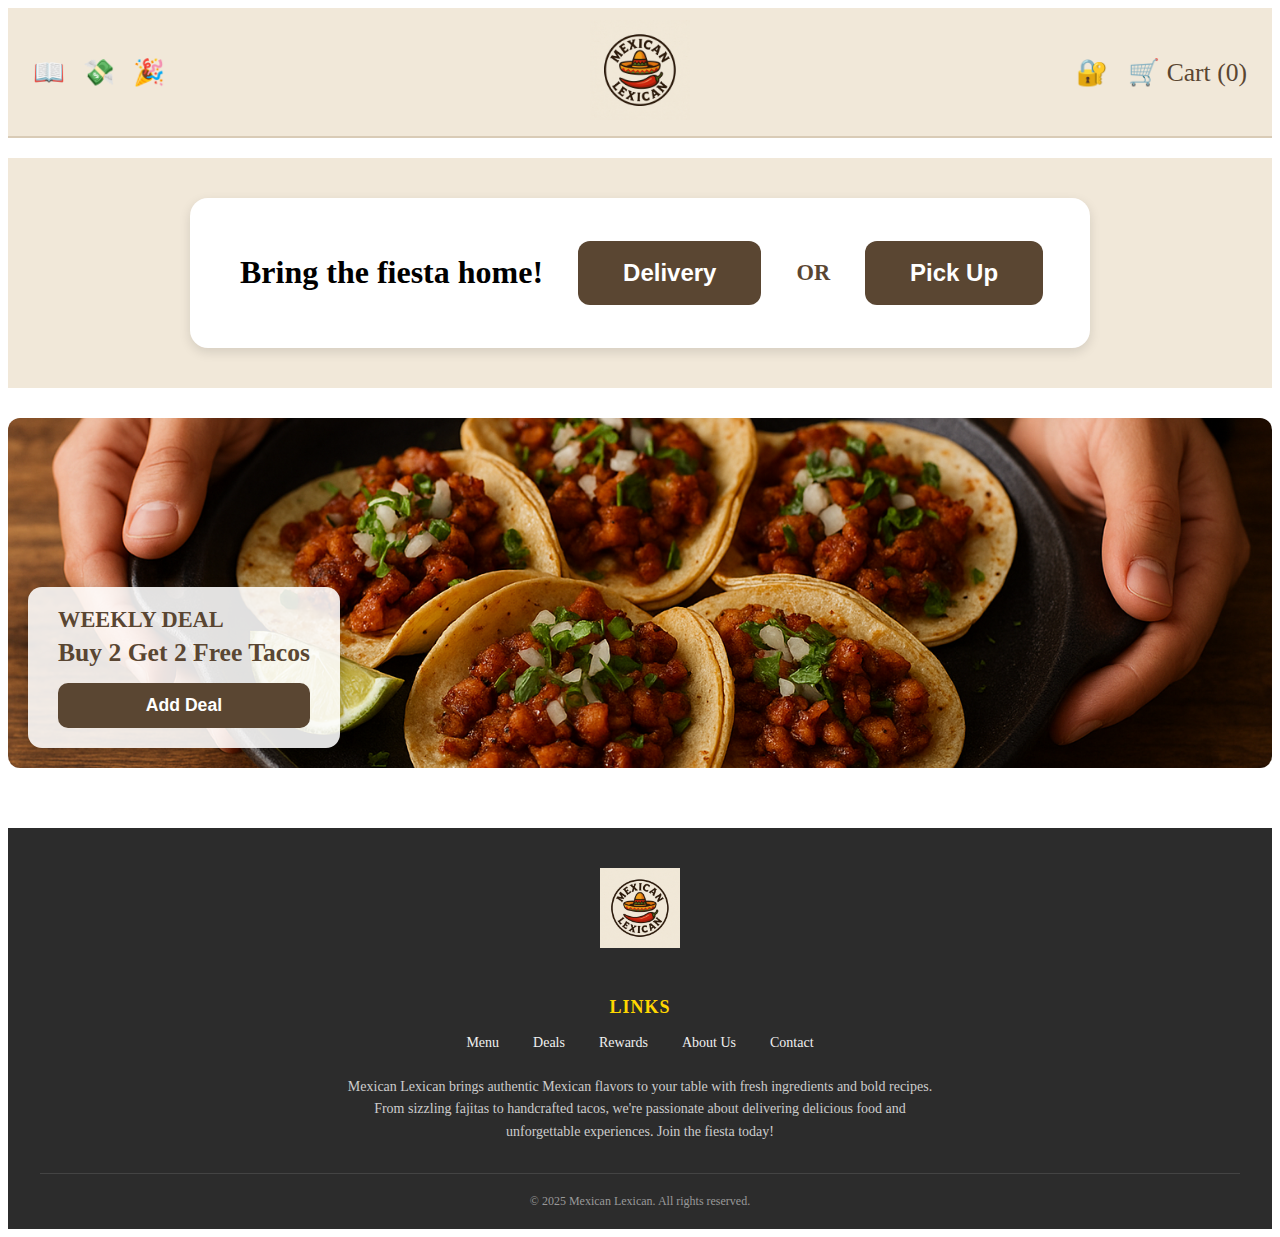
<file: index.html>
<!doctype html>
<html lang="en">
  <!--corinnes code-->
<head>
  <meta charset="utf-8" />
  <meta name="viewport" content="width=device-width,initial-scale=1" />
  <title>Mexican Lexican — Home</title>
  <link rel="stylesheet" href="main.css" />
  <style>

    .site-footer {
      background-color: #2c2c2c;
      color: #f0f0f0;
      padding: 40px 20px 20px;
      margin-top: 60px;
    }

    .footer-content {
      max-width: 1200px;
      margin: 0 auto;
      text-align: center;
    }

    .footer-logo {
      width: 80px;
      height: 80px;
      margin-bottom: 20px;
    }

    .footer-links {
      margin: 25px 0;
    }

    .footer-links h3 {
      font-size: 18px;
      margin-bottom: 15px;
      color: #ffd700;
      text-transform: uppercase;
      letter-spacing: 1px;
    }

    .footer-links a {
      color: #f0f0f0;
      text-decoration: none;
      margin: 0 15px;
      font-size: 14px;
      transition: color 0.3s;
    }

    .footer-links a:hover {
      color: #ffd700;
    }

    .footer-blurb {
      max-width: 600px;
      margin: 25px auto 20px;
      font-size: 14px;
      line-height: 1.6;
      color: #cccccc;
    }

    .footer-bottom {
      margin-top: 30px;
      padding-top: 20px;
      border-top: 1px solid #444;
      font-size: 12px;
      color: #999;
    }

    @media (max-width: 600px) {
      .footer-links a {
        display: block;
        margin: 10px 0;
      }
    }
  </style>
</head>
<body>

 <header class="site-header">
    <div class="header-left">
        <a href="menu.html" class="header-icon">📖</a>
        <a href="deals.html" class="header-icon">💸</a>
        <a href="rewards.html" class="header-icon">🎉</a>
    </div>

    <div class="header-center">
        <a href="index.html">
            <img src="imgs/chatgpt.png" alt="Site Logo" class="site-logo">
        </a>
    </div>

   <div class="header-right">
    <span class="header-icon sign-in-btn" id="signInIcon">🔐</span>

    <div class="user-profile" id="userProfile" style="display:none;">
        <img src="imgs/aitacogirl.png" class="profile-circle">
        <button class="signout-btn" id="signOutBtn">Sign Out</button>
    </div>

    <span class="header-icon cart-btn">🛒</span>
</div>

</header>


  <div class="order-banner">
    <div class="order-banner-content">

        <h1>Bring the fiesta home!</h1>
        <button class="order-btn delivery-btn">Delivery</button>
        
        <span class="order-separator">OR</span>
        
        <button class="order-btn pickup-btn">Pick Up</button>
    </div>
</div>


<section class="weekly-deal">
    <div class="deal-overlay">
        <h2>Weekly Deal</h2>
        <p>Buy 2 Get 2 Free Tacos</p>
        <button class="deal-btn" id="dealButton">Add Deal</button>
    </div>
</section>

<div class="delivery-overlay" id="deliveryOverlay">
    <div class="delivery-modal">
        <h2>Delivery Details</h2>

        <form class="delivery-form" id="delivery-form">
            <label for="delivery-name">Full Name</label>
            <input type="text" id="delivery-name" required pattern="[A-Za-z\s]+" title="Name should only contain letters and spaces">

            <label for="delivery-phone">Phone Number</label>
            <input type="tel" id="delivery-phone" required pattern="[\d\s-]{10,}" title="Please enter a valid phone number (at least 10 digits)">

            <label for="delivery-address">Delivery Address</label>
            <input type="text" id="delivery-address" required title="Please enter a valid street address">

            <label for="delivery-suite">Apartment / Suite (optional)</label>
            <input type="text" id="delivery-suite">

            <label for="delivery-city">City</label>
            <input type="text" id="delivery-city" required pattern="[A-Za-z\s]+" title="City should only contain letters and spaces">

            <label for="delivery-instructions">Delivery Instructions (optional)</label>
            <textarea id="delivery-instructions"></textarea>

            <button type="submit" class="delivery-submit">Continue</button>
        </form>
    </div>
</div>

<div class="delivery-overlay" id="pickupOverlay">
    <div class="delivery-modal">
        <h2>Pick Up Details</h2>

        <form class="delivery-form" id="pickup-form">
            <label for="pickup-name">Full Name</label>
            <input type="text" id="pickup-name" required pattern="[A-Za-z\s]+" title="Name should only contain letters and spaces">

            <label for="pickup-phone">Phone Number</label>
            <input type="tel" id="pickup-phone" required pattern="[\d\s-]{10,}" title="Please enter a valid phone number (at least 10 digits)">

            <label for="pickup-location">Pick Up Location</label>
            <select id="pickup-location" required>
                <option value="">Select a location</option>
                <option value="downtown">Downtown - 123 Main St</option>
                <option value="north">North Side - 456 Oak Ave</option>
                <option value="west">West End - 789 Elm Blvd</option>
            </select>

            <label for="pickup-time">Pick Up Time</label>
            <select id="pickup-time" required>
                <option value="">Select a time</option>
                <option value="asap">ASAP (20-30 min)</option>
                <option value="30min">30 minutes</option>
                <option value="1hour">1 hour</option>
                <option value="2hours">2 hours</option>
            </select>

            <label for="pickup-instructions">Special Instructions (optional)</label>
            <textarea id="pickup-instructions" placeholder="Any special requests or notes..."></textarea>

            <button type="submit" class="delivery-submit">Continue</button>
        </form>
    </div>
</div>

<div class="signin-overlay" id="signinOverlay">
  <div class="signin-modal">
    <button class="close-signin">&times;</button>

    <img src="imgs/chatgpt.png" class="signin-logo" alt="Mexican Lexican Logo">

    <h2>Mexican Lexican, join our fiesta today!</h2>

    <p class="signin-switch">Already have an account? <span>Sign in!</span></p>

<label for="email">Email Address</label>
<input type="email" id="email" name="email" placeholder="Enter your email" required title="Please enter a valid email address">


<label for="password">Password</label>
<input type="password" id="password" name="password" placeholder="Enter your password" minlength="8" required title="Password must be at least 8 characters">

    <button class="signin-continue">Continue</button>

    <div class="signin-divider">
      <hr><span>or</span><hr>
    </div>

    <button class="signin-create">Sign Up!</button>

    <p class="faculty-link" id="facultyLink">Faculty Sign In</p>

  </div>
</div>

<div class="signin-overlay" id="facultyOverlay" style="display:none;">
  <div class="signin-modal">

    <img src="imgs/chatgpt.png" class="signin-logo" alt="Mexican Lexican Logo">

    <h2>Faculty & Manager Login</h2>

    <p style="color: #666; margin-bottom: 20px;">Please enter your manager credentials</p>

    <label for="faculty-username">Username</label>
    <input type="text" id="faculty-username" placeholder="Enter username" required pattern="[A-Za-z0-9_-]{3,}" title="Username must be at least 3 characters long (letters, numbers, underscores, or dashes)">

    <label for="faculty-password">Password</label>
    <input type="password" id="faculty-password" placeholder="Enter password" required minlength="8" title="Password must be at least 8 characters">

    <button class="signin-continue" id="facultyLoginBtn">Login as Manager</button>

  </div>
</div>

<div class="cart-overlay" id="cartOverlay" style="display:none;">
    <div class="cart-modal">
        <button class="close-cart">&times;</button>

        <h2>Your Cart</h2>

        <div class="cart-items">
            <p>Your cart is currently empty</p>
        </div>

        <div class="cart-summary">
            <div class="summary-line">
                <span>Subtotal:</span>
                <span id="cart-subtotal">$0.00</span>
            </div>
            <div class="summary-line">
                <span>Tax:</span>
                <span id="cart-tax">$0.00</span>
            </div>
            <div class="summary-line total">
                <span>Total:</span>
                <span id="cart-total">$0.00</span>
            </div>
        </div>

        <button class="checkout-btn">Checkout</button>
    </div>
</div>

<footer class="site-footer">
    <div class="footer-content">
        <img src="imgs/chatgpt.png" alt="Mexican Lexican Logo" class="footer-logo">
        
        <div class="footer-links">
            <h3>Links</h3>
            <a href="menu.html">Menu</a>
            <a href="deals.html">Deals</a>
            <a href="rewards.html">Rewards</a>
            <a href="about.html">About Us</a>
            <a href="contact.html">Contact</a>
        </div>
        
        <div class="footer-blurb">
            <p>Mexican Lexican brings authentic Mexican flavors to your table with fresh ingredients and bold recipes. From sizzling fajitas to handcrafted tacos, we're passionate about delivering delicious food and unforgettable experiences. Join the fiesta today!</p>
        </div>
        
        <div class="footer-bottom">
            © 2025 Mexican Lexican. All rights reserved.
        </div>
    </div>
</footer>

<script src="cart.js"></script>
<script src="main.js"></script>

</body>
</html>

<!--corinnes code-->
</file>
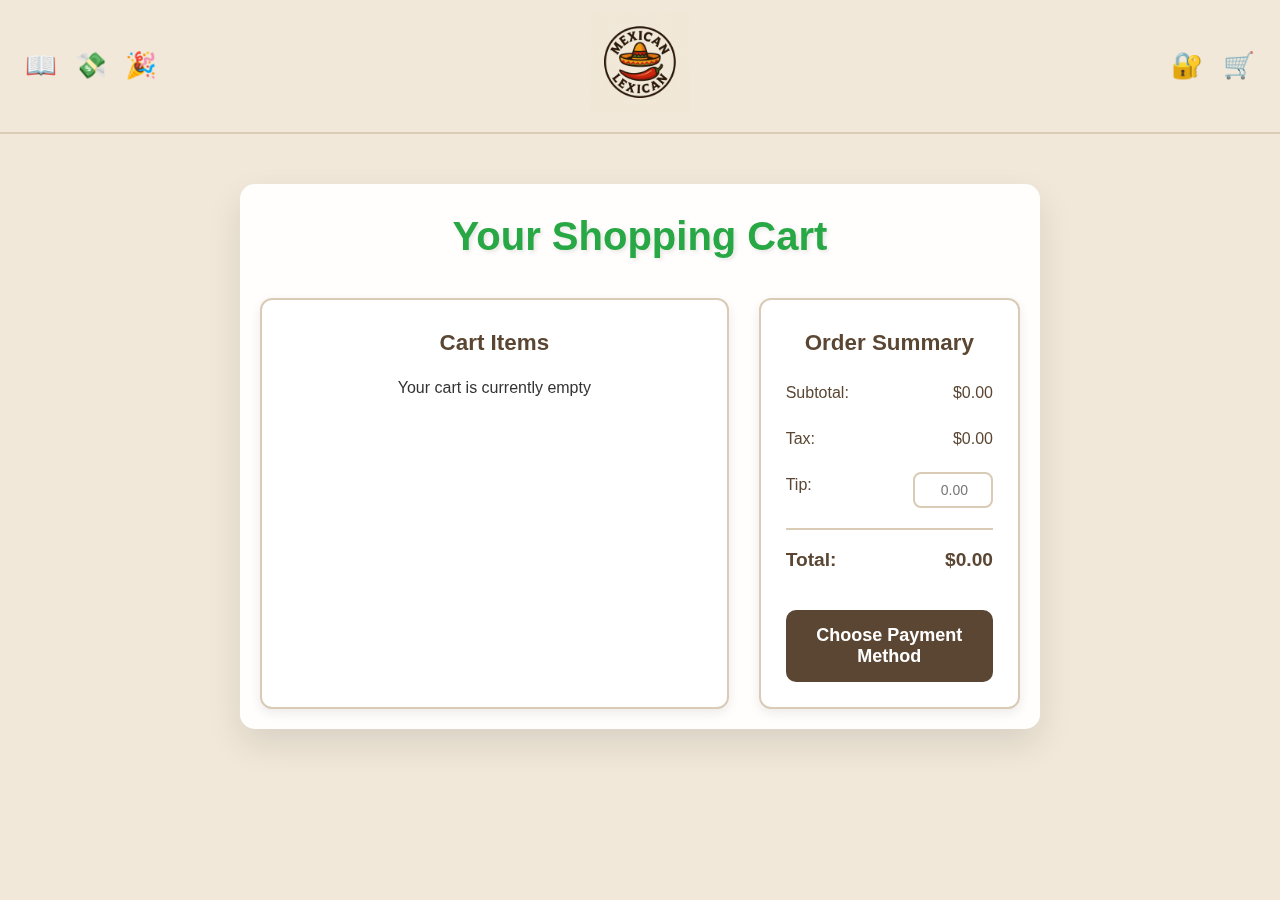
<file: cart.html>
<!DOCTYPE html>
<html lang="en">
    <!--corinnes code-->
    <head>
    <meta charset="UTF-8">
    <meta name="viewport" content="width=device-width, initial-scale=1.0">
    <title>Mexican Eats - Shopping Cart</title>
    <link rel="stylesheet" href="base.css">
    <link rel="stylesheet" href="cart.css">
</head>
<body>
    <header class="site-header">
    <div class="header-left">
        <a href="menu.html" class="header-icon">📖</a>
        <a href="deals.html" class="header-icon">💸</a>
        <a href="rewards.html" class="header-icon">🎉</a>
    </div>

    <div class="header-center">
        <a href="index.html">
            <img src="imgs/chatgpt.png" alt="Site Logo" class="site-logo">
        </a>
    </div>

   <div class="header-right">
    <span class="header-icon sign-in-btn" id="signInIcon">🔐</span>

    <div class="user-profile" id="userProfile" style="display:none;">
        <img src="imgs/aitacogirl.png" class="profile-circle">
        <button class="signout-btn" id="signOutBtn">Sign Out</button>
    </div>

    <span class="header-icon cart-btn">🛒</span>
</div>
</header>
    
    <div class="login-container">
        <h1>Your Shopping Cart</h1>
        
        <div class="cart-content">
            <div class="cart-items">
                <h3>Cart Items</h3>
                <div id="cart-items-list">
                    <p>Your cart is currently empty</p>
                </div>
            </div>
            
            <div class="cart-summary">
                <h3>Order Summary</h3>
                <div class="summary-line">
                    <span>Subtotal:</span>
                    <span id="cart-subtotal">$0.00</span>
                </div>
                <div class="summary-line">
                    <span>Tax:</span>
                    <span id="cart-tax">$0.00</span>
                </div>
                <div class="summary-line">
                    <span>Tip:</span>
                    <span>
                        <input type="number" id="tip-amount" placeholder="0.00" min="0" step="0.01">
                    </span>
                </div>
                <div class="summary-line total">
                    <span>Total:</span>
                    <span id="cart-total">$0.00</span>
                </div>
            
                <button class="payment-btn" onclick="showPaymentModal()">Choose Payment Method</button>
            </div>
        </div>
    </div>

    <div id="payment-modal" class="modal">
        <div class="modal-content">
            <div class="modal-header">
                <h2>Choose Payment Method</h2>
                <span class="close" onclick="closePaymentModal()">&times;</span>
            </div>
            <div class="payment-options">
                <div class="payment-option" onclick="selectPayment('credit-card')">
                    <div class="payment-icon">💳</div>
                    <div class="payment-info">
                        <h4>Credit/Debit Card</h4>
                        <p>Pay securely with your card</p>
                    </div>
                </div>
                
                <div class="payment-option" onclick="selectPayment('paypal')">
                    <div class="payment-icon">🅿️</div>
                    <div class="payment-info">
                        <h4>PayPal</h4>
                        <p>Fast & secure PayPal checkout</p>
                    </div>
                </div>
                
                <div class="payment-option" onclick="selectPayment('apple-pay')">
                    <div class="payment-icon">🍎</div>
                    <div class="payment-info">
                        <h4>Apple Pay</h4>
                        <p>Quick checkout with Apple Pay</p>
                    </div>
                </div>
                
                <div class="payment-option" onclick="selectPayment('google-pay')">
                    <div class="payment-icon">🔵</div>
                    <div class="payment-info">
                        <h4>Google Pay</h4>
                        <p>Pay with Google Pay</p>
                    </div>
                </div>
                
                <div class="payment-option" onclick="selectPayment('cash')">
                    <div class="payment-icon">💵</div>
                    <div class="payment-info">
                        <h4>Cash on Delivery</h4>
                        <p>Pay when you receive your order</p>
                    </div>
                </div>
            </div>
        </div>
    </div>

    <div id="card-payment-modal" class="modal">
        <div class="modal-content">
            <div class="modal-header">
                <h2>Card Payment</h2>
                <span class="close" onclick="closeCardModal()">&times;</span>
            </div>
            <div class="card-form">
                <h3>Enter Card Details</h3>
                <form id="card-form" onsubmit="processPayment(event)">
                    <div class="form-group">
                        <label for="card-name">Cardholder Name</label>
                        <input type="text" id="card-name" placeholder="John Doe" required pattern="[A-Za-z\s]+" title="Name should only contain letters and spaces">
                    </div>
                    
                    <div class="form-group">
                        <label for="card-number">Card Number</label>
                        <input type="tel" id="card-number" placeholder="1234 5678 9012 3456" maxlength="19" pattern="[\d\s-]{14,19}" title="Card number must be 14-19 digits." required>
                    </div>
                    
                    <div class="form-row">
                        <div class="form-group half">
                            <label for="card-expiry">Expiry Date (MM/YY)</label>
                            <input type="text" id="card-expiry" placeholder="MM/YY" maxlength="5" pattern="(0[1-9]|1[0-2])\/\d{2}" title="Enter a valid expiration date in MM/YY format (e.g., 12/25)" required>
                        </div>
                        
                        <div class="form-group half">
                            <label for="card-cvv">CVV</label>
                            <input type="text" id="card-cvv" placeholder="123" maxlength="4" pattern="\d{3,4}" title="CVV must be 3 or 4 digits" required>
                        </div>
                    </div>
                    
                    <div class="form-buttons">
                        <button type="button" class="back-btn" onclick="closeCardModal()">Back</button>
                        <button type="submit" class="confirm-btn">Confirm Payment</button>
                    </div>
                </form>
            </div>
        </div>
    </div>

    <div id="receipt-modal" class="modal">
        <div class="receipt-content">
            <div class="receipt-header">
                <div class="receipt-title">
                    <h1>RECEIPT</h1>
                    <h2>Mexican Eats</h2>
                </div>
                <span class="close" onclick="closeReceiptModal()">&times;</span>
            </div>
            <div class="receipt-body">
                <div class="restaurant-info">
                    <h3>🌮 Mexican Eats Restaurant 🌮</h3>
                    <p>Authentic Mexican Cuisine</p>
                </div>
                
                <div class="receipt-section">
                    <h4>Order Details</h4>
                    <p><strong>Order #:</strong> <span id="receipt-order-number"></span></p>
                    <p><strong>Date:</strong> <span id="receipt-date"></span></p>
                    <p><strong>Time:</strong> <span id="receipt-time"></span></p>
                </div>
                
                <div class="receipt-section">
                    <h4>Items Ordered</h4>
                    <div class="receipt-items" id="receipt-items"></div>
                </div>
                
                <div class="receipt-totals">
                    <div class="total-line">
                        <span>Subtotal:</span>
                        <span id="receipt-subtotal">$0.00</span>
                    </div>
                    <div class="total-line">
                        <span>Tax (8%):</span>
                        <span id="receipt-tax">$0.00</span>
                    </div>
                    <div class="total-line">
                        <span>Tip:</span>
                        <span id="receipt-tip">$0.00</span>
                    </div>
                    <div class="total-line final-total">
                        <span><strong>TOTAL:</strong></span>
                        <span id="receipt-total">$0.00</span>
                    </div>
                </div>
                
                <div class="receipt-section">
                    <h4>Payment Method</h4>
                    <p id="receipt-payment-method">Credit Card</p>
                </div>
                
                <div class="completion-time">
                    <p><strong>Estimated Completion:</strong></p>
                    <p id="receipt-completion">30-45 minutes</p>
                </div>
                
                <div class="receipt-footer">
                    <p><strong>Thank you for your order!</strong></p>
                    <p>🌟 You earned 20 reward points! 🌟</p>
                    <button class="print-btn" onclick="window.print()">Print Receipt</button>
                </div>
            </div>
        </div>
    </div>

    <script src="cart.js"></script>
    <script>
      const tipInput = document.getElementById('tip-amount');
      if (tipInput) {
        tipInput.addEventListener('input', () => {
          const cart = (typeof loadCart === 'function') ? loadCart() : [];
          const totals = computeTotals(cart);
          let tip = parseFloat(tipInput.value) || 0;
          if (tip < 0) tip = 0; 
          const newTotal = totals.total + tip;
          const subtotalEl = document.getElementById('cart-subtotal');
          const taxEl = document.getElementById('cart-tax');
          const totalEl = document.getElementById('cart-total');
          if (subtotalEl) subtotalEl.textContent = '$' + totals.subtotal.toFixed(2);
          if (taxEl) taxEl.textContent = '$' + totals.tax.toFixed(2);
          if (totalEl) totalEl.textContent = '$' + newTotal.toFixed(2);
        });
      }

      document.addEventListener('DOMContentLoaded', () => {
        refreshAllCarts();
      });
    </script>
</body>
</html>
<!--corinnes code-->
</file>
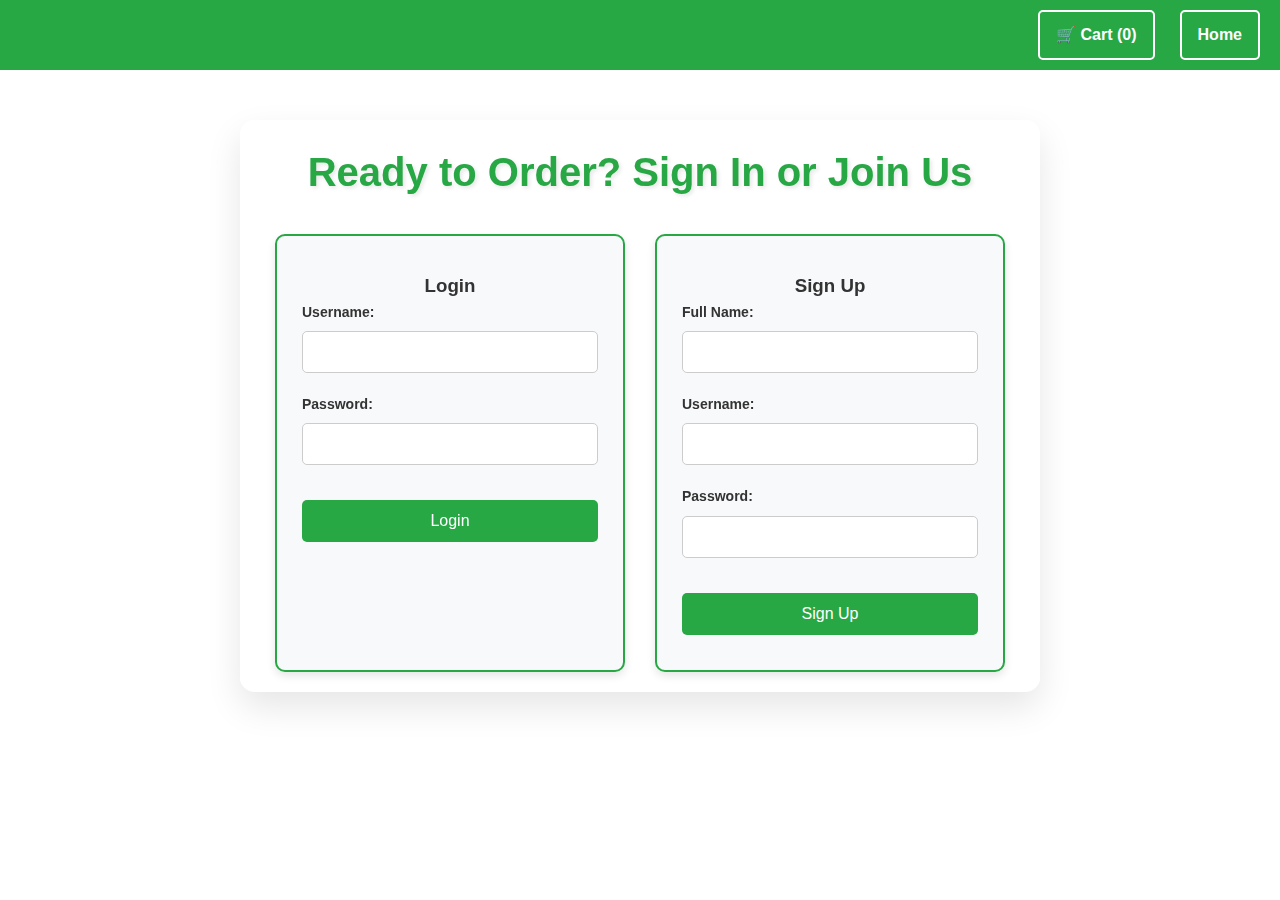
<file: login.html>
<!DOCTYPE html>
<html lang="en">
    <!--corinne and chris code-->
<head>
    <meta charset="UTF-8">
    <meta name="viewport" content="width=device-width, initial-scale=1.0">
    <title>Mexican eats</title>
    <link rel="stylesheet" href="base.css">
    <link rel="stylesheet" href="login.css">
</head>

<body>
    <nav class="navbar">
        <div class="nav-left">
        </div>
        <div class="nav-right">
            <a href="cart.html" class="cart-btn">🛒 Cart (0)</a>
            <a href="index.html" class="home-btn">Home</a>
        </div>
    </nav>
    
    <div class="login-container">
        <h1>Ready to Order? Sign In or Join Us</h1>
        <div class="login-boxes">
            <div class="login-box">
                <h3>Login</h3>
                <form id="login-form">
                    <div>
                        <label for="username">Username:</label>
                        <input type="text" id="username" name="username" pattern="[A-Za-z0-9_-]{3,}" title="Username must be at least 3 characters long and contain only letters, numbers, dashes, or underscores." required>
                    </div>

                    <div>
                        <label for="password">Password:</label>
                        <input type="password" id="password" name="password" minlength="8" required title="Password must be at least 8 characters long.">
                    </div>
                    
                    <button type="submit">Login</button>
                </form>
            </div>
            
            <div class="signup-box">
                <h3>Sign Up</h3>
                <form id="signup-form">
                    <div>
                        <label for="signup-name">Full Name:</label>
                        <input type="text" id="signup-name" name="signupName" pattern="[A-Za-z\s]+" title="Full Name should only contain letters and spaces." required>
                    </div>
                    
                    <div>
                        <label for="signup-username">Username:</label>
                        <input type="text" id="signup-username" name="signupUsername" pattern="[A-Za-z0-9_-]{3,}" title="Username must be at least 3 characters long and contain only letters, numbers, dashes, or underscores." required>
                    </div>

                    <div>
                        <label for="signup-password">Password:</label>
                        <input type="password" id="signup-password" name="signupPassword" minlength="8" title="Password must be at least 8 characters long and include one uppercase letter, one lowercase letter, and one number." required>
                    </div>
                    
                    <button type="submit">Sign Up</button>
                </form>
            </div>
        </div>
    </div>
    
    
    <script src="login.js"></script>
</body>
</html>
<!--corinne and chris code-->
</file>
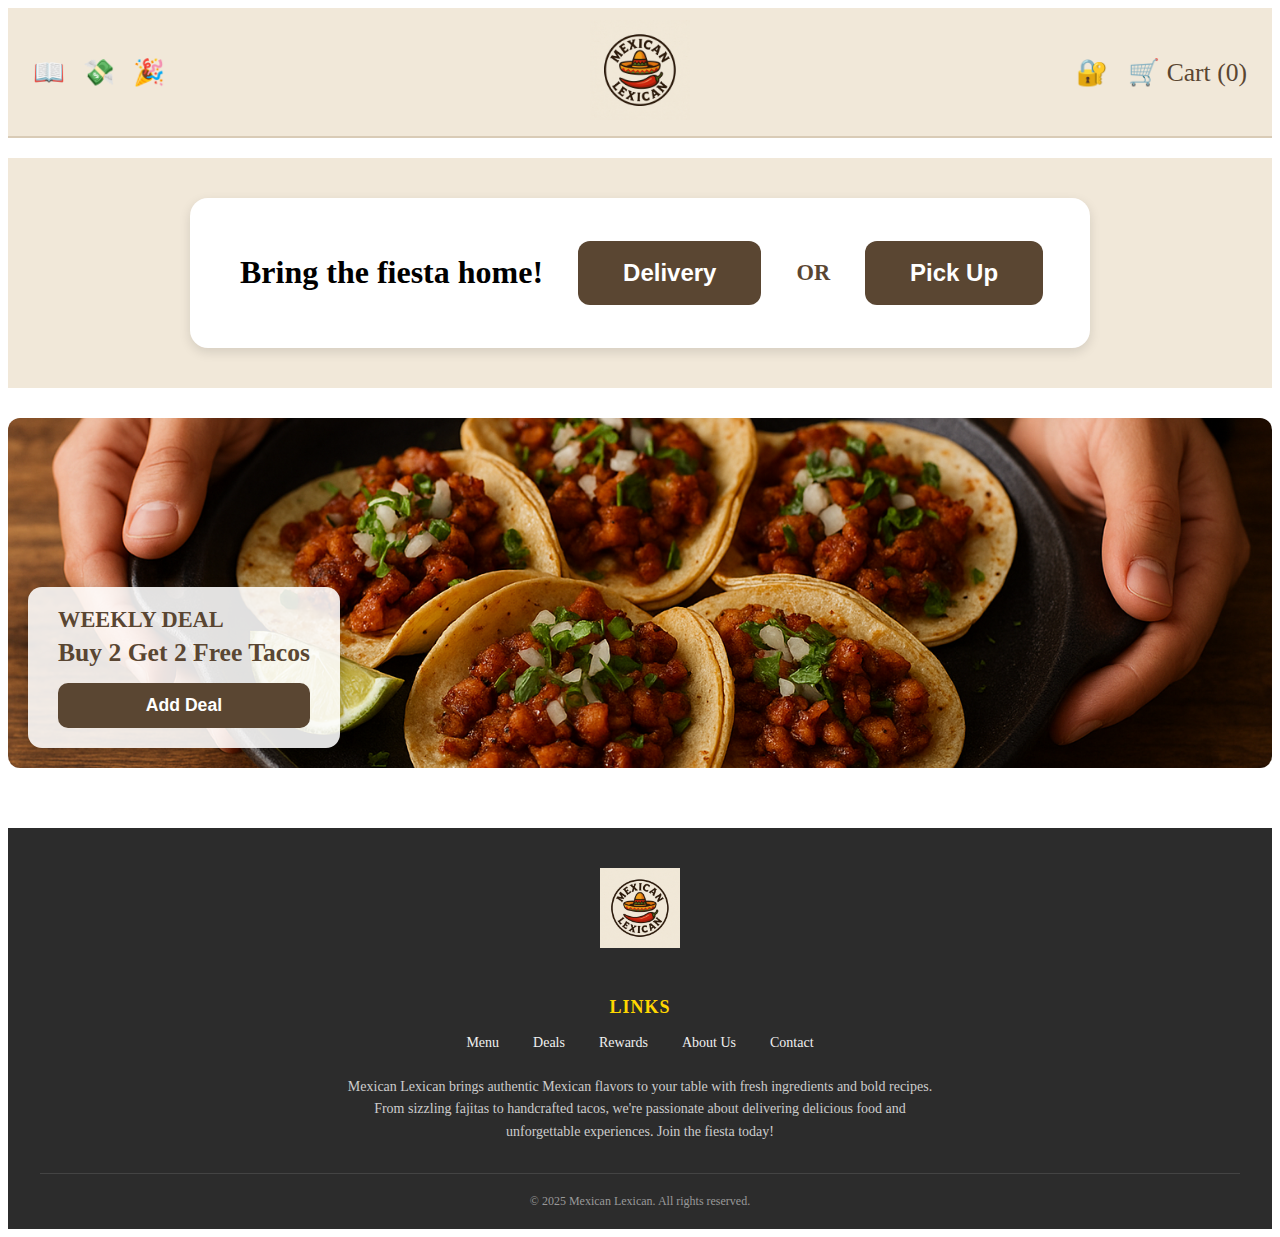
<file: main.html>
<!doctype html>
<html lang="en">
  <!--corinnes code-->
<head>
  <meta charset="utf-8" />
  <meta name="viewport" content="width=device-width,initial-scale=1" />
  <title>Mexican Lexican — Home</title>
  <link rel="stylesheet" href="main.css" />
  <style>

    .site-footer {
      background-color: #2c2c2c;
      color: #f0f0f0;
      padding: 40px 20px 20px;
      margin-top: 60px;
    }

    .footer-content {
      max-width: 1200px;
      margin: 0 auto;
      text-align: center;
    }

    .footer-logo {
      width: 80px;
      height: 80px;
      margin-bottom: 20px;
    }

    .footer-links {
      margin: 25px 0;
    }

    .footer-links h3 {
      font-size: 18px;
      margin-bottom: 15px;
      color: #ffd700;
      text-transform: uppercase;
      letter-spacing: 1px;
    }

    .footer-links a {
      color: #f0f0f0;
      text-decoration: none;
      margin: 0 15px;
      font-size: 14px;
      transition: color 0.3s;
    }

    .footer-links a:hover {
      color: #ffd700;
    }

    .footer-blurb {
      max-width: 600px;
      margin: 25px auto 20px;
      font-size: 14px;
      line-height: 1.6;
      color: #cccccc;
    }

    .footer-bottom {
      margin-top: 30px;
      padding-top: 20px;
      border-top: 1px solid #444;
      font-size: 12px;
      color: #999;
    }

    @media (max-width: 600px) {
      .footer-links a {
        display: block;
        margin: 10px 0;
      }
    }
  </style>
</head>
<body>

 <header class="site-header">
    <div class="header-left">
        <a href="menu.html" class="header-icon">📖</a>
        <a href="deals.html" class="header-icon">💸</a>
        <a href="rewards.html" class="header-icon">🎉</a>
    </div>

    <div class="header-center">
        <a href="main.html">
            <img src="imgs/chatgpt.png" alt="Site Logo" class="site-logo">
        </a>
    </div>

   <div class="header-right">
    <span class="header-icon sign-in-btn" id="signInIcon">🔐</span>

    <div class="user-profile" id="userProfile" style="display:none;">
        <img src="imgs/aitacogirl.png" class="profile-circle">
        <button class="signout-btn" id="signOutBtn">Sign Out</button>
    </div>

    <span class="header-icon cart-btn">🛒</span>
</div>

</header>


  <div class="order-banner">
    <div class="order-banner-content">

        <h1>Bring the fiesta home!</h1>
        <button class="order-btn delivery-btn">Delivery</button>
        
        <span class="order-separator">OR</span>
        
        <button class="order-btn pickup-btn">Pick Up</button>
    </div>
</div>


<section class="weekly-deal">
    <div class="deal-overlay">
        <h2>Weekly Deal</h2>
        <p>Buy 2 Get 2 Free Tacos</p>
        <button class="deal-btn" id="dealButton">Add Deal</button>
    </div>
</section>

<div class="delivery-overlay" id="deliveryOverlay">
    <div class="delivery-modal">
        <h2>Delivery Details</h2>

        <form class="delivery-form" id="delivery-form">
            <label for="delivery-name">Full Name</label>
            <input type="text" id="delivery-name" required pattern="[A-Za-z\s]+" title="Name should only contain letters and spaces">

            <label for="delivery-phone">Phone Number</label>
            <input type="tel" id="delivery-phone" required pattern="[\d\s-]{10,}" title="Please enter a valid phone number (at least 10 digits)">

            <label for="delivery-address">Delivery Address</label>
            <input type="text" id="delivery-address" required title="Please enter a valid street address">

            <label for="delivery-suite">Apartment / Suite (optional)</label>
            <input type="text" id="delivery-suite">

            <label for="delivery-city">City</label>
            <input type="text" id="delivery-city" required pattern="[A-Za-z\s]+" title="City should only contain letters and spaces">

            <label for="delivery-instructions">Delivery Instructions (optional)</label>
            <textarea id="delivery-instructions"></textarea>

            <button type="submit" class="delivery-submit">Continue</button>
        </form>
    </div>
</div>

<div class="delivery-overlay" id="pickupOverlay">
    <div class="delivery-modal">
        <h2>Pick Up Details</h2>

        <form class="delivery-form" id="pickup-form">
            <label for="pickup-name">Full Name</label>
            <input type="text" id="pickup-name" required pattern="[A-Za-z\s]+" title="Name should only contain letters and spaces">

            <label for="pickup-phone">Phone Number</label>
            <input type="tel" id="pickup-phone" required pattern="[\d\s-]{10,}" title="Please enter a valid phone number (at least 10 digits)">

            <label for="pickup-location">Pick Up Location</label>
            <select id="pickup-location" required>
                <option value="">Select a location</option>
                <option value="downtown">Downtown - 123 Main St</option>
                <option value="north">North Side - 456 Oak Ave</option>
                <option value="west">West End - 789 Elm Blvd</option>
            </select>

            <label for="pickup-time">Pick Up Time</label>
            <select id="pickup-time" required>
                <option value="">Select a time</option>
                <option value="asap">ASAP (20-30 min)</option>
                <option value="30min">30 minutes</option>
                <option value="1hour">1 hour</option>
                <option value="2hours">2 hours</option>
            </select>

            <label for="pickup-instructions">Special Instructions (optional)</label>
            <textarea id="pickup-instructions" placeholder="Any special requests or notes..."></textarea>

            <button type="submit" class="delivery-submit">Continue</button>
        </form>
    </div>
</div>

<div class="signin-overlay" id="signinOverlay">
  <div class="signin-modal">
    <button class="close-signin">&times;</button>

    <img src="imgs/chatgpt.png" class="signin-logo" alt="Mexican Lexican Logo">

    <h2>Mexican Lexican, join our fiesta today!</h2>

    <p class="signin-switch">Already have an account? <span>Sign in!</span></p>

<label for="email">Email Address</label>
<input type="email" id="email" name="email" placeholder="Enter your email" required title="Please enter a valid email address">


<label for="password">Password</label>
<input type="password" id="password" name="password" placeholder="Enter your password" minlength="8" required title="Password must be at least 8 characters">

    <button class="signin-continue">Continue</button>

    <div class="signin-divider">
      <hr><span>or</span><hr>
    </div>

    <button class="signin-create">Sign Up!</button>

    <p class="faculty-link" id="facultyLink">Faculty Sign In</p>

  </div>
</div>

<div class="signin-overlay" id="facultyOverlay" style="display:none;">
  <div class="signin-modal">

    <img src="imgs/chatgpt.png" class="signin-logo" alt="Mexican Lexican Logo">

    <h2>Faculty & Manager Login</h2>

    <p style="color: #666; margin-bottom: 20px;">Please enter your manager credentials</p>

    <label for="faculty-username">Username</label>
    <input type="text" id="faculty-username" placeholder="Enter username" required pattern="[A-Za-z0-9_-]{3,}" title="Username must be at least 3 characters long (letters, numbers, underscores, or dashes)">

    <label for="faculty-password">Password</label>
    <input type="password" id="faculty-password" placeholder="Enter password" required minlength="8" title="Password must be at least 8 characters">

    <button class="signin-continue" id="facultyLoginBtn">Login as Manager</button>

  </div>
</div>

<div class="cart-overlay" id="cartOverlay" style="display:none;">
    <div class="cart-modal">
        <button class="close-cart">&times;</button>

        <h2>Your Cart</h2>

        <div class="cart-items">
            <p>Your cart is currently empty</p>
        </div>

        <div class="cart-summary">
            <div class="summary-line">
                <span>Subtotal:</span>
                <span id="cart-subtotal">$0.00</span>
            </div>
            <div class="summary-line">
                <span>Tax:</span>
                <span id="cart-tax">$0.00</span>
            </div>
            <div class="summary-line total">
                <span>Total:</span>
                <span id="cart-total">$0.00</span>
            </div>
        </div>

        <button class="checkout-btn">Checkout</button>
    </div>
</div>

<footer class="site-footer">
    <div class="footer-content">
        <img src="imgs/chatgpt.png" alt="Mexican Lexican Logo" class="footer-logo">
        
        <div class="footer-links">
            <h3>Links</h3>
            <a href="menu.html">Menu</a>
            <a href="deals.html">Deals</a>
            <a href="rewards.html">Rewards</a>
            <a href="about.html">About Us</a>
            <a href="contact.html">Contact</a>
        </div>
        
        <div class="footer-blurb">
            <p>Mexican Lexican brings authentic Mexican flavors to your table with fresh ingredients and bold recipes. From sizzling fajitas to handcrafted tacos, we're passionate about delivering delicious food and unforgettable experiences. Join the fiesta today!</p>
        </div>
        
        <div class="footer-bottom">
            © 2025 Mexican Lexican. All rights reserved.
        </div>
    </div>
</footer>

<script src="cart.js"></script>
<script src="main.js"></script>

</body>
</html>

<!--corinnes code-->
</file>
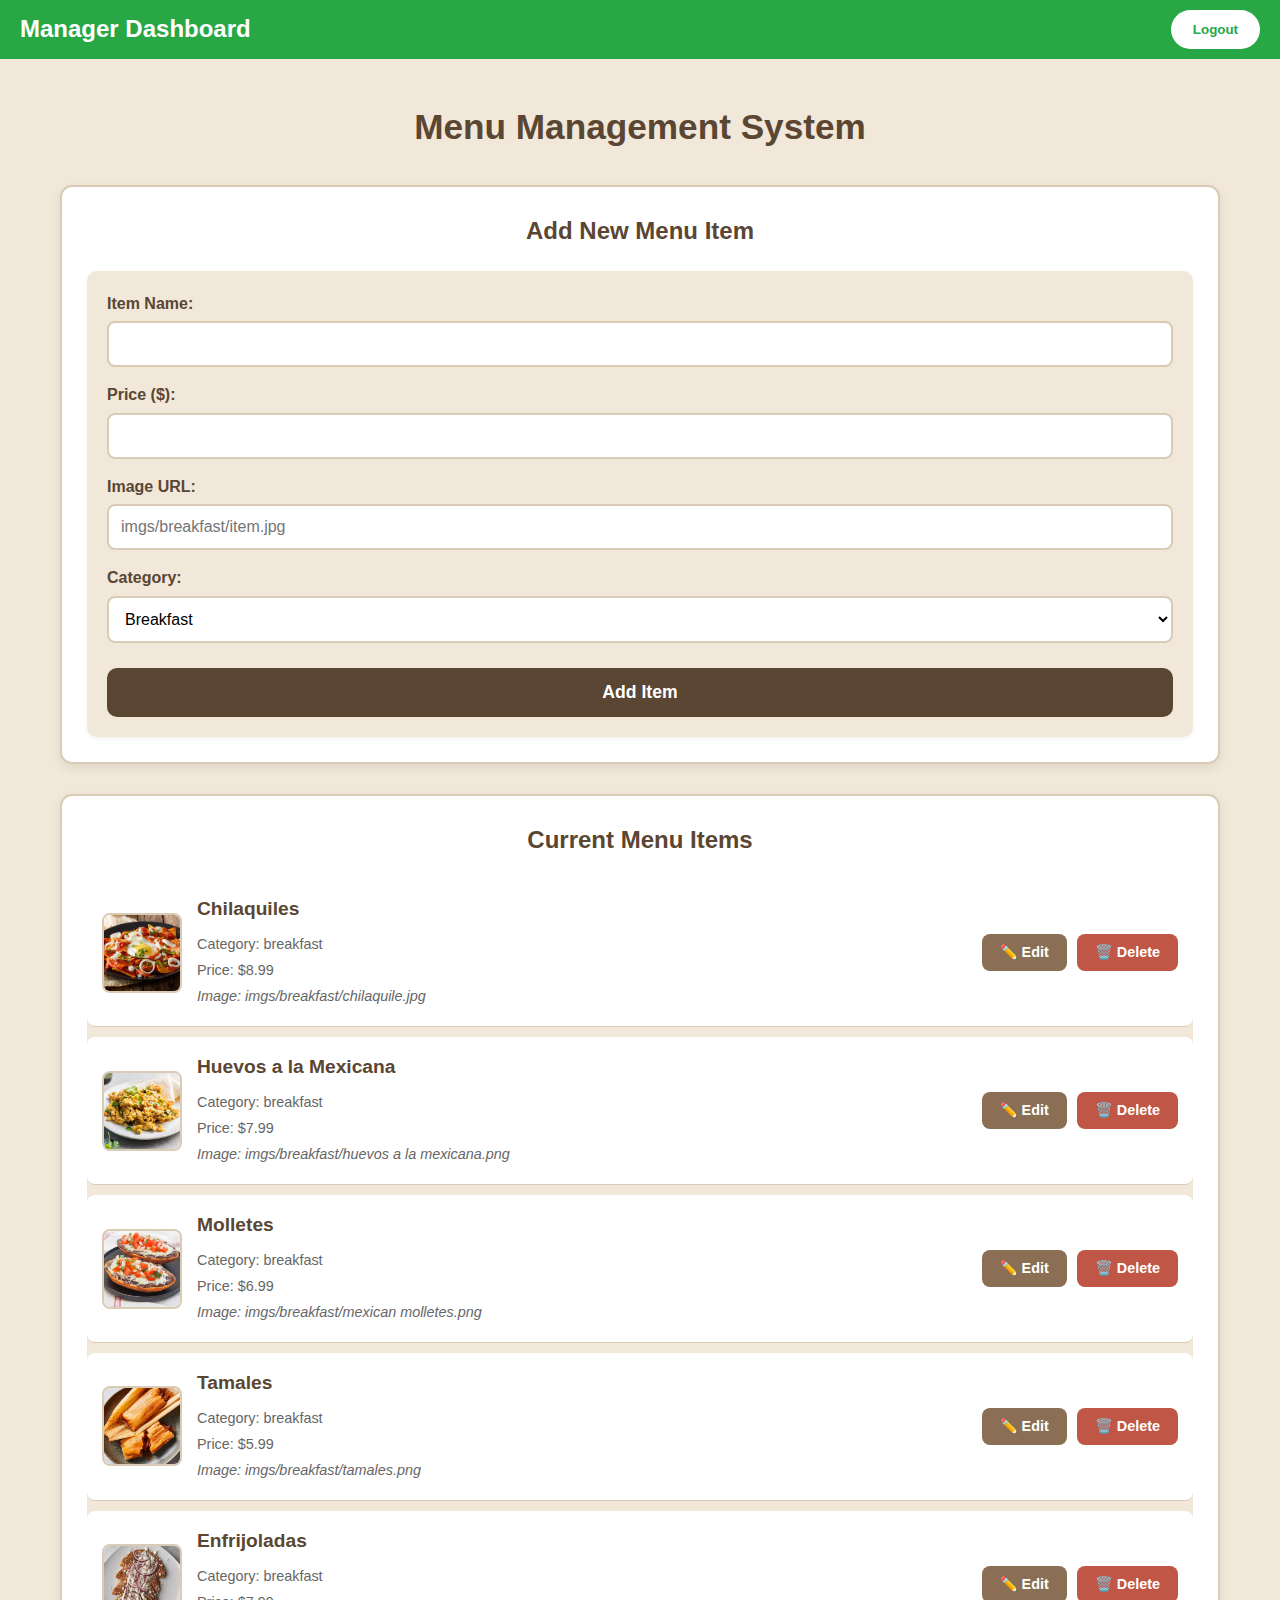
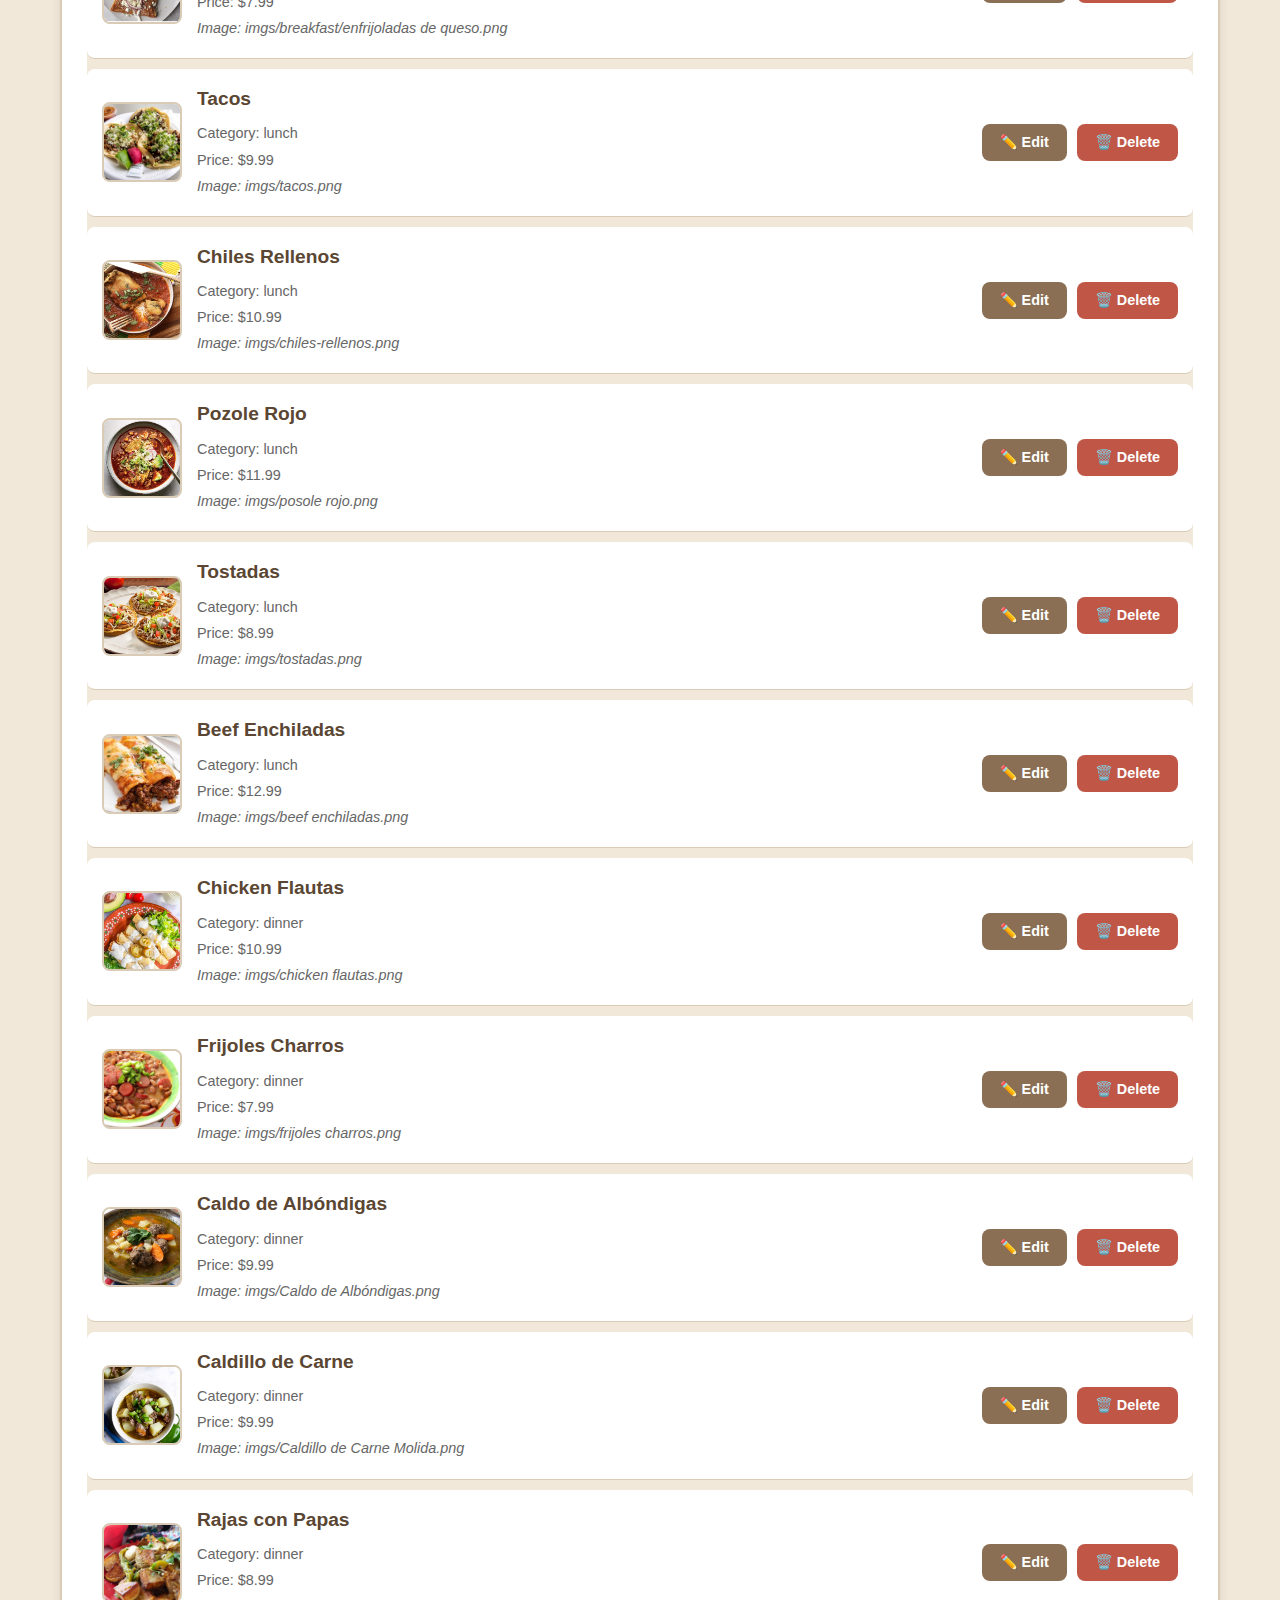
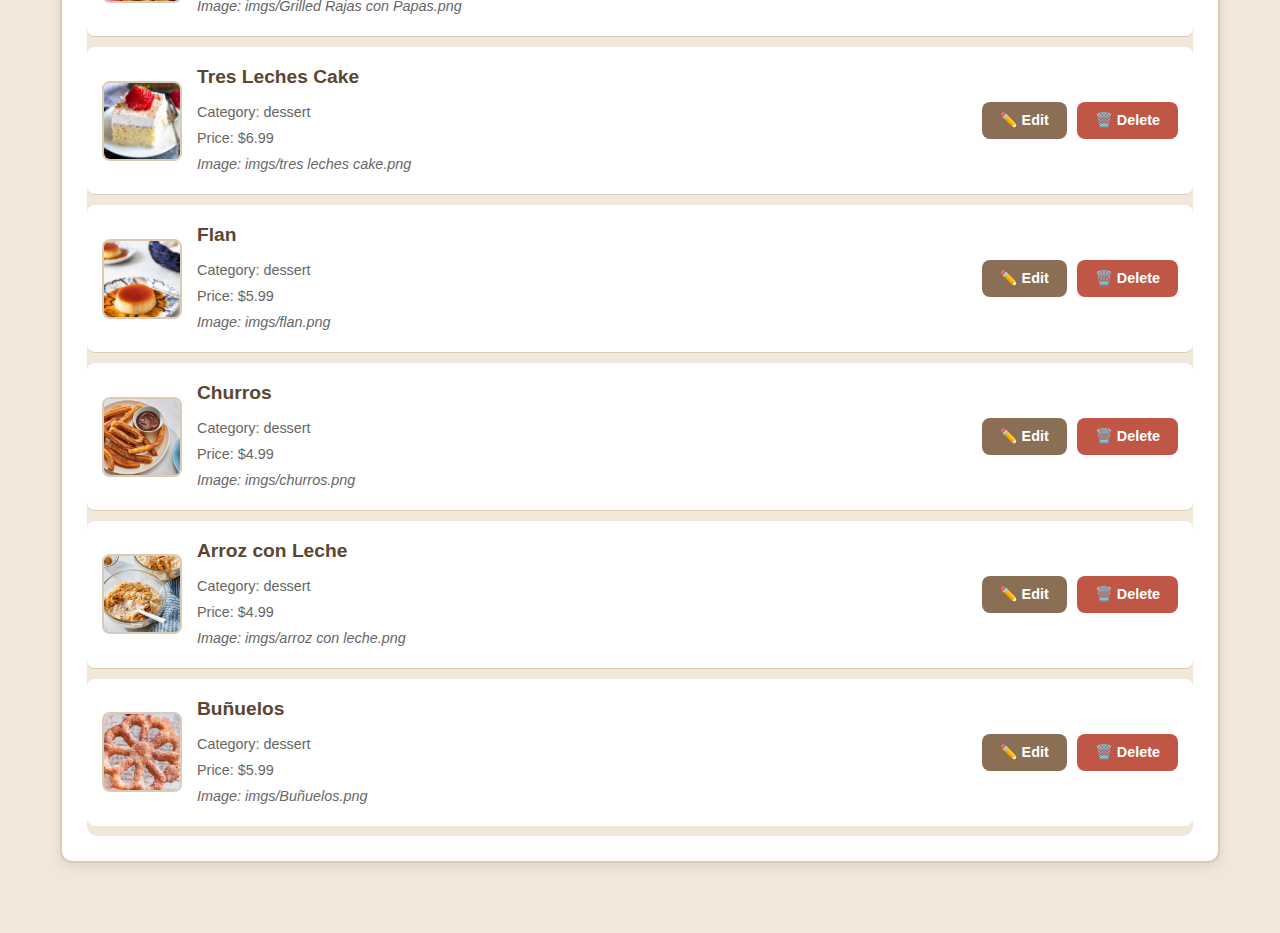
<file: manager.html>
<!-- Chris code --> 
<!DOCTYPE html>
<html lang="en">
<head>
    <meta charset="UTF-8">
    <meta name="viewport" content="width=device-width, initial-scale=1.0">
    <title>Mexican Eats - Manager Dashboard</title>
    <link rel="stylesheet" href="base.css">
    <link rel="stylesheet" href="manager.css">
</head>
<body>
    <nav class="navbar">
        <div class="nav-left">
            <h2>Manager Dashboard</h2>
        </div>
        <div class="nav-right">
<button class="home-btn" id="managerLogoutBtn">Logout</button>
        </div>
    </nav>
    
    <div class="manager-container">
        <h1>Menu Management System</h1>
        
        <div class="menu-management">
            <h2>Add New Menu Item</h2>
            <form id="add-item-form" class="add-item-form">
                <div class="form-group">
                    <label for="item-name">Item Name:</label>
                    <input type="text" id="item-name" required>
                </div>
                
                <div class="form-group">
                    <label for="item-price">Price ($):</label>
                    <input type="number" id="item-price" step="0.01" min="0" required>
                </div>
                
                <div class="form-group">
                    <label for="item-image">Image URL:</label>
                    <input type="text" id="item-image" placeholder="imgs/breakfast/item.jpg" required>
                </div>
                
                <div class="form-group">
                    <label for="item-category">Category:</label>
                    <select id="item-category" required>
                        <option value="breakfast">Breakfast</option>
                        <option value="lunch">Lunch</option>
                        <option value="drinks">Drinks</option>
                        <option value="desserts">Desserts</option>
                    </select>
                </div>
                
                <button type="submit" class="add-btn">Add Item</button>
            </form>
        </div>

        <div class="menu-management">
            <h2>Current Menu Items</h2>
            <div id="menu-items-container" class="menu-items-list">
            </div>
        </div>
    </div>

    <div id="edit-modal" class="modal">
        <div class="modal-content">
            <span class="close">&times;</span>
            <h2>Edit Menu Item</h2>
            <form id="edit-item-form">
                <input type="hidden" id="edit-item-id">
                
                <div class="form-group">
                    <label for="edit-item-name">Item Name:</label>
                    <input type="text" id="edit-item-name" required>
                </div>
                
                <div class="form-group">
                    <label for="edit-item-price">Price ($):</label>
                    <input type="number" id="edit-item-price" step="0.01" min="0" required>
                </div>
                
                <div class="form-group">
                    <label for="edit-item-image">Image URL:</label>
                    <input type="text" id="edit-item-image" required>
                </div>
                
                <div class="form-group">
                    <label for="edit-item-category">Category:</label>
                    <select id="edit-item-category" required>
                        <option value="breakfast">Breakfast</option>
                        <option value="lunch">Lunch</option>
                        <option value="drinks">Drinks</option>
                        <option value="desserts">Desserts</option>
                    </select>
                </div>
                
                <button type="submit" class="save-btn">Save Changes</button>
            </form>
        </div>
    </div>

    <script src="manager.js"></script>
</body>
</html>
<!--Chris code ^ -->
</file>
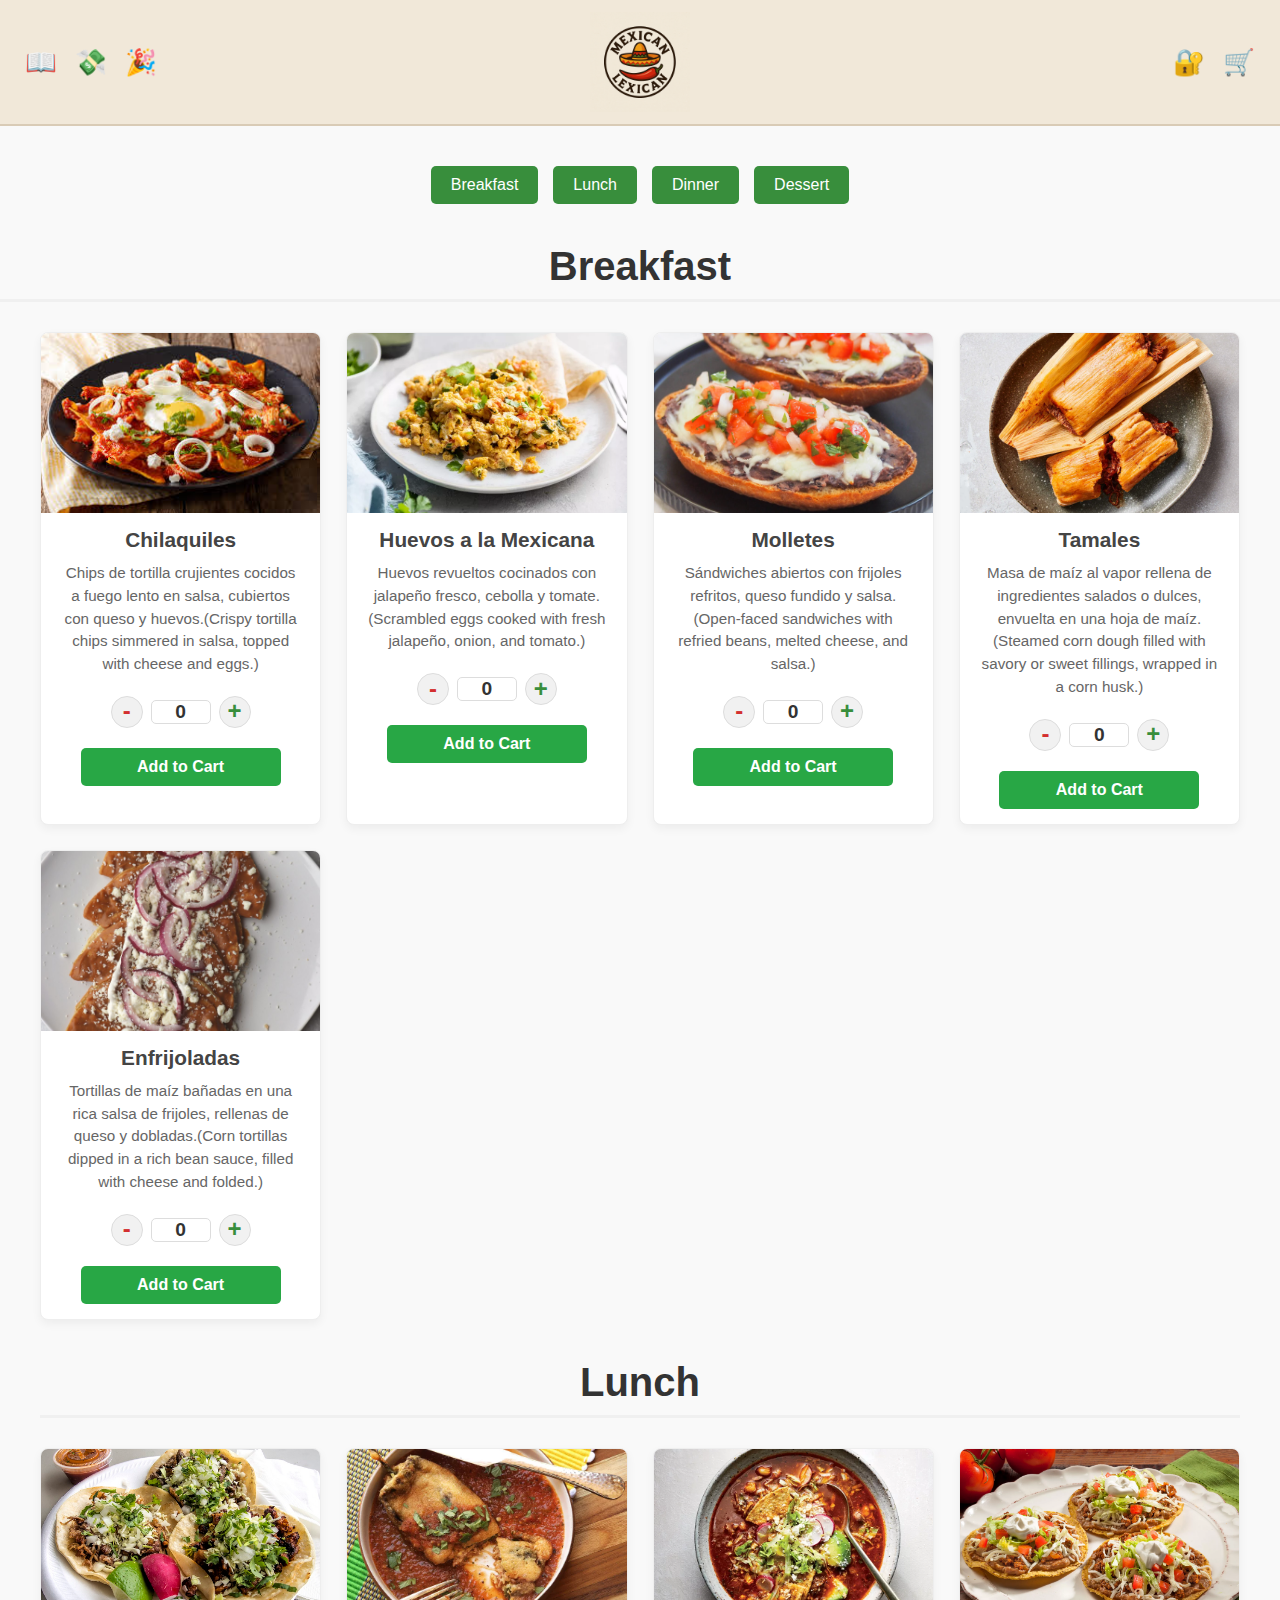
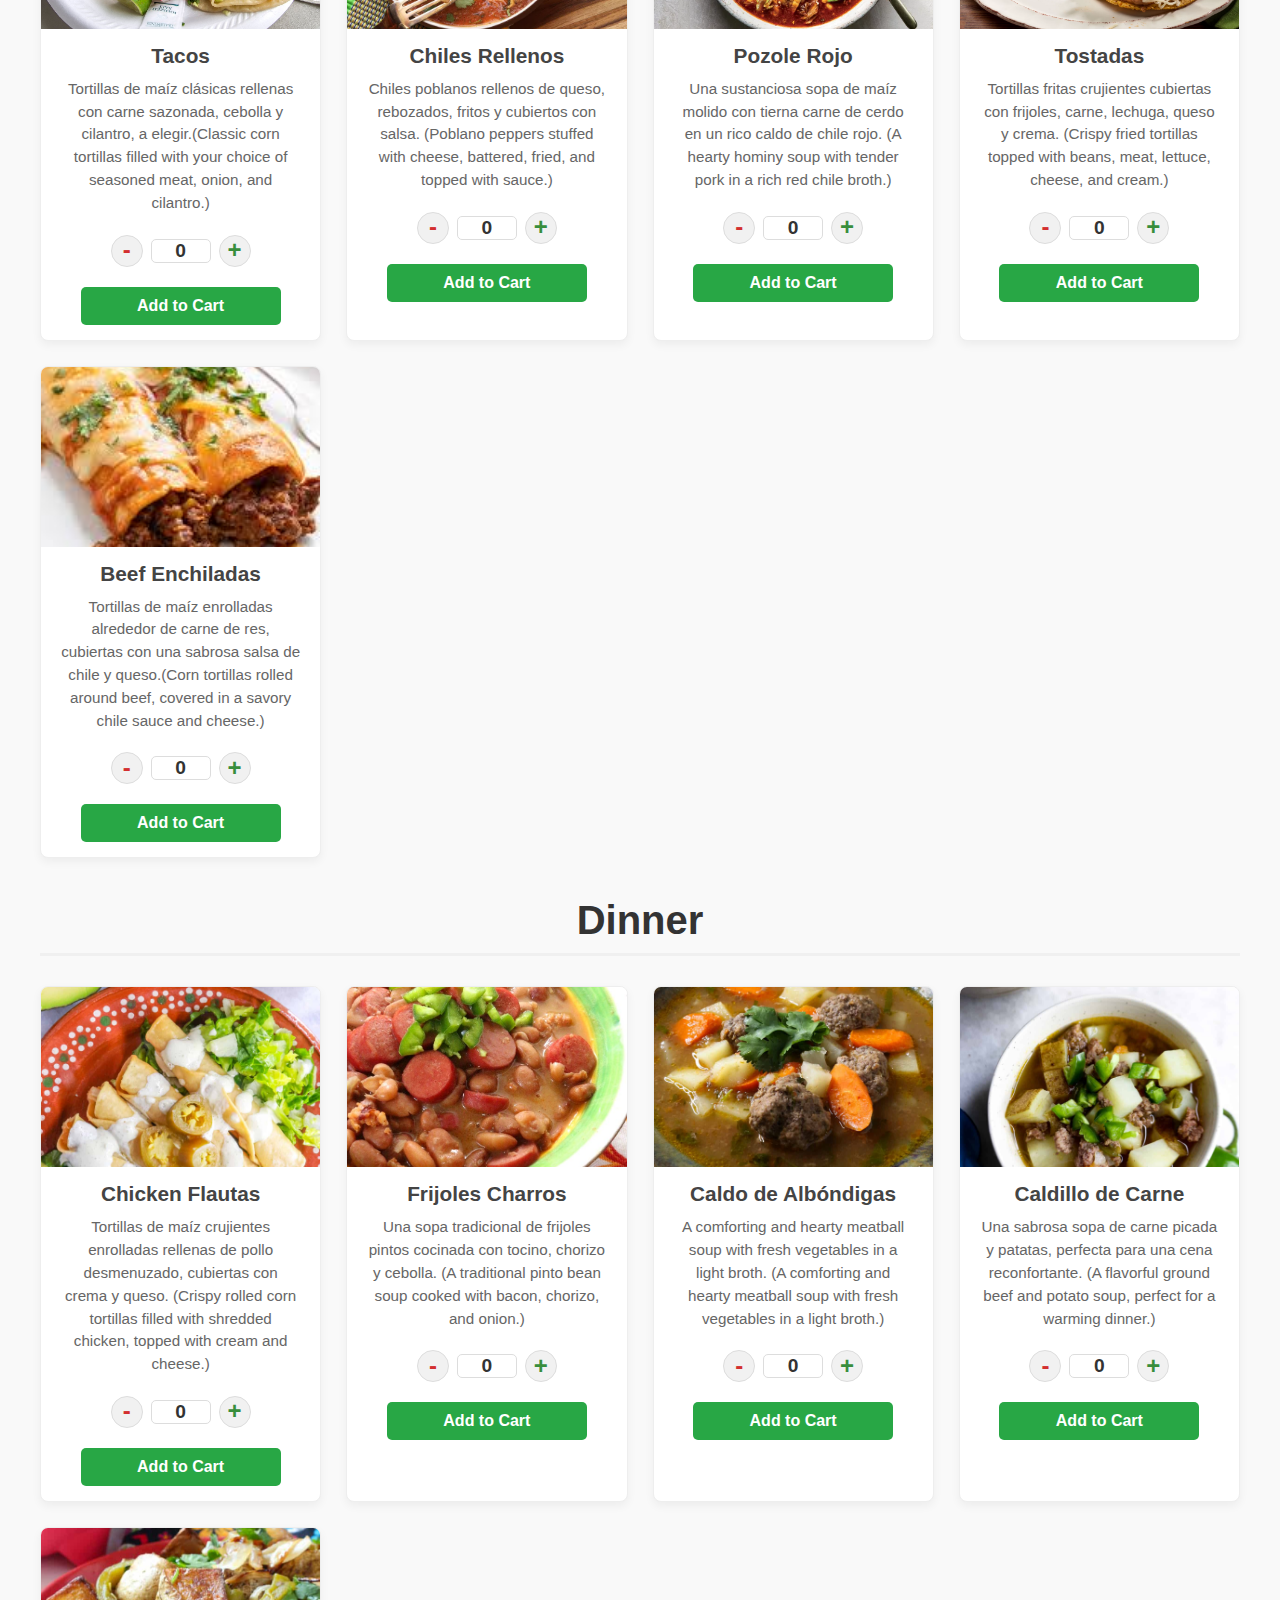
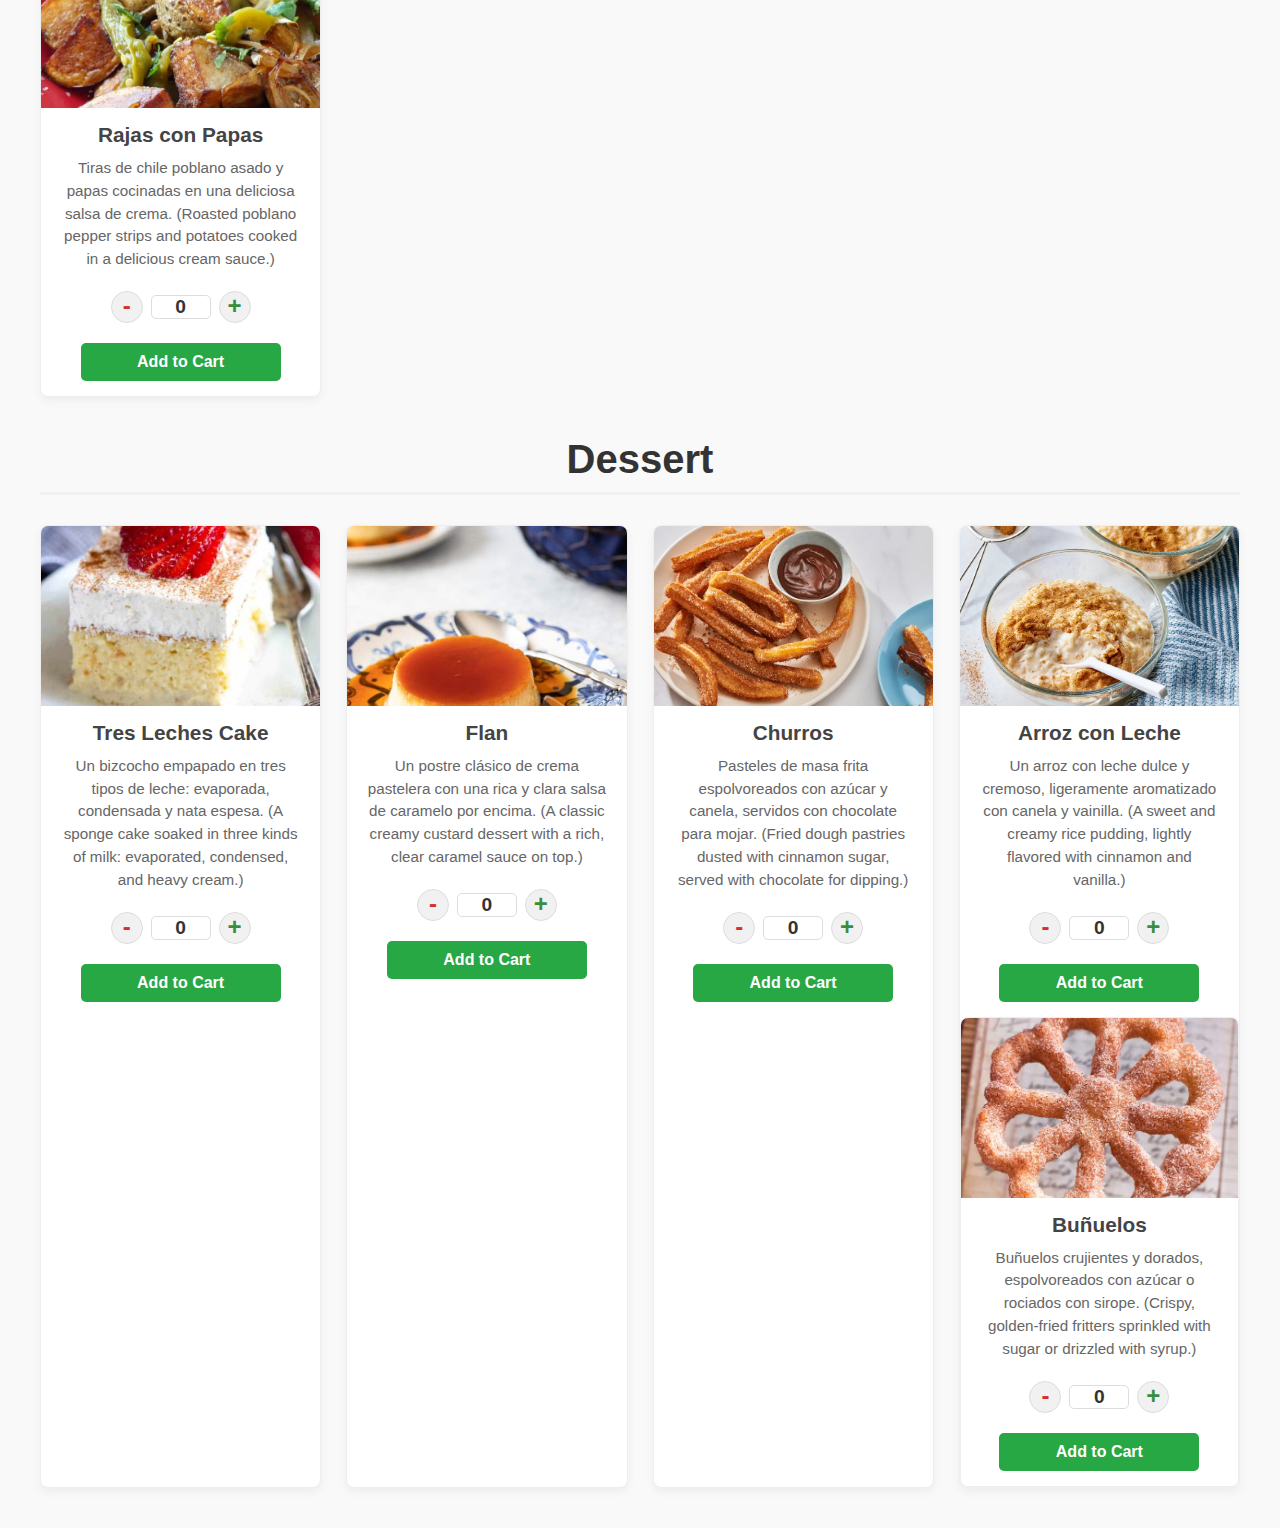
<file: menu.html>
<!-- corinne's code -->
 <head>
    <link rel="stylesheet" href="menu.css" />
</head>

<html>
<body>
<header class="site-header">
    <div class="header-left">
        <a href="menu.html" class="header-icon">📖</a>
        <a href="deals.html" class="header-icon">💸</a>
        <a href="rewards.html" class="header-icon">🎉</a>
    </div>

    <div class="header-center">
        <a href="index.html">
            <img src="imgs/chatgpt.png" alt="Site Logo" class="site-logo">
        </a>
    </div>

   <div class="header-right">
    <span class="header-icon sign-in-btn" id="signInIcon">🔐</span>

    <div class="user-profile" id="userProfile" style="display:none;">
        <img src="imgs/aitacogirl.png" class="profile-circle">
        <button class="signout-btn" id="signOutBtn">Sign Out</button>
    </div>

    <span class="header-icon cart-btn">🛒</span>
</div>
</header>

<div class="menu-nav">
    <button onclick="document.getElementById('breakfast').scrollIntoView({ behavior: 'smooth' });">Breakfast</button>
    <button onclick="document.getElementById('lunch').scrollIntoView({ behavior: 'smooth' });">Lunch</button>
    <button onclick="document.getElementById('dinner').scrollIntoView({ behavior: 'smooth' });">Dinner</button>
    <button onclick="document.getElementById('dessert').scrollIntoView({ behavior: 'smooth' });">Dessert</button>
</div>

<h2 id="breakfast" class="menu-section-title">Breakfast</h2>

<div class="page-content">
<div class="menu-section" aria-labelledby="breakfast">
    
    <div class="menu-item" data-name="Chilaquiles" data-price="8.99" data-image="imgs/breakfast/chilaquile.jpg">
        <img src="imgs/breakfast/chilaquile.jpg" alt="Breakfast Chilaquile" />
        <h3>Chilaquiles</h3>
        <p>Chips de tortilla crujientes cocidos a fuego lento en salsa, cubiertos con queso y huevos.(Crispy tortilla chips simmered in salsa, topped with cheese and eggs.)</p>
        <div class="quantity-controls">
            <button class="quantity-btn minus-btn" aria-label="Decrease quantity">-</button>
<input type="number" class="quantity" value="0" min="0">            
    <button class="quantity-btn plus-btn" aria-label="Increase quantity">+</button>
        </div>
        <button class="add-to-cart-btn">Add to Cart</button>
    </div>
    
    <div class="menu-item" data-name="Huevos a la Mexicana" data-price="7.99" data-image="imgs/breakfast/huevos a la mexicana.png">
        <img src="imgs/breakfast/huevos a la mexicana.png" alt="Huevos a la mexicana" />
        <h3>Huevos a la Mexicana</h3>
        <p>Huevos revueltos cocinados con jalapeño fresco, cebolla y tomate.(Scrambled eggs cooked with fresh jalapeño, onion, and tomato.)</p>
        <div class="quantity-controls">
            <button class="quantity-btn minus-btn" aria-label="Decrease quantity">-</button>
<input type="number" class="quantity" value="0" min="0">
            <button class="quantity-btn plus-btn" aria-label="Increase quantity">+</button>
        </div>
        <button class="add-to-cart-btn">Add to Cart</button>
    </div>

    <div class="menu-item" data-name="Molletes" data-price="6.99" data-image="imgs/breakfast/mexican molletes.png">
        <img src="imgs/breakfast/mexican molletes.png" alt="Mexican molletes" />
        <h3>Molletes</h3>
        <p>Sándwiches abiertos con frijoles refritos, queso fundido y salsa.(Open-faced sandwiches with refried beans, melted cheese, and salsa.)</p>
        <div class="quantity-controls">
            <button class="quantity-btn minus-btn" aria-label="Decrease quantity">-</button>
<input type="number" class="quantity" value="0" min="0">
            <button class="quantity-btn plus-btn" aria-label="Increase quantity">+</button>
        </div>
        <button class="add-to-cart-btn">Add to Cart</button>
    </div>

    <div class="menu-item" data-name="Tamales" data-price="5.99" data-image="imgs/breakfast/tamales.png">
        <img src="imgs/breakfast/tamales.png" alt="tamales" />
        <h3>Tamales</h3>
        <p>Masa de maíz al vapor rellena de ingredientes salados o dulces, envuelta en una hoja de maíz.(Steamed corn dough filled with savory or sweet fillings, wrapped in a corn husk.)</p>
        <div class="quantity-controls">
            <button class="quantity-btn minus-btn" aria-label="Decrease quantity">-</button>
<input type="number" class="quantity" value="0" min="0">
            <button class="quantity-btn plus-btn" aria-label="Increase quantity">+</button>
        </div>
        <button class="add-to-cart-btn">Add to Cart</button>
    </div>

    <div class="menu-item" data-name="Enfrijoladas" data-price="7.99" data-image="imgs/breakfast/enfrijoladas de queso.png">
        <img src="imgs/breakfast/enfrijoladas de queso.png" alt="enfrijoladas de queso" />
        <h3>Enfrijoladas</h3>
        <p>Tortillas de maíz bañadas en una rica salsa de frijoles, rellenas de queso y dobladas.(Corn tortillas dipped in a rich bean sauce, filled with cheese and folded.)</p>
        <div class="quantity-controls">
            <button class="quantity-btn minus-btn" aria-label="Decrease quantity">-</button>
<input type="number" class="quantity" value="0" min="0">
            <button class="quantity-btn plus-btn" aria-label="Increase quantity">+</button>
        </div>
        <button class="add-to-cart-btn">Add to Cart</button>
    </div>

</div>

<h2 id="lunch" class="menu-section-title">Lunch</h2>

<div class="menu-section" aria-labelledby="lunch">

    <div class="menu-item" data-name="Tacos" data-price="9.99" data-image="imgs/tacos.png">
        <img src="imgs/tacos.png" alt="Tacos" />
        <h3>Tacos</h3>
        <p>Tortillas de maíz clásicas rellenas con carne sazonada, cebolla y cilantro, a elegir.(Classic corn tortillas filled with your choice of seasoned meat, onion, and cilantro.)</p>
        <div class="quantity-controls">
            <button class="quantity-btn minus-btn" aria-label="Decrease quantity">-</button>
<input type="number" class="quantity" value="0" min="0">
            <button class="quantity-btn plus-btn" aria-label="Increase quantity">+</button>
        </div>
        <button class="add-to-cart-btn">Add to Cart</button>
    </div>

    <div class="menu-item" data-name="Chiles Rellenos" data-price="10.99" data-image="imgs/chiles-rellenos.png">
        <img src="imgs/chiles-rellenos.png" alt="chiles rellenos" />
        <h3>Chiles Rellenos</h3>
        <p>Chiles poblanos rellenos de queso, rebozados, fritos y cubiertos con salsa. (Poblano peppers stuffed with cheese, battered, fried, and topped with sauce.)</p>
        <div class="quantity-controls">
            <button class="quantity-btn minus-btn" aria-label="Decrease quantity">-</button>
<input type="number" class="quantity" value="0" min="0">
            <button class="quantity-btn plus-btn" aria-label="Increase quantity">+</button>
        </div>
        <button class="add-to-cart-btn">Add to Cart</button>
    </div>

    <div class="menu-item" data-name="Pozole Rojo" data-price="11.99" data-image="imgs/posole rojo.png">
        <img src="imgs/posole rojo.png" alt="posole rojo" />
        <h3>Pozole Rojo</h3>
        <p>Una sustanciosa sopa de maíz molido con tierna carne de cerdo en un rico caldo de chile rojo. (A hearty hominy soup with tender pork in a rich red chile broth.)</p>
        <div class="quantity-controls">
            <button class="quantity-btn minus-btn" aria-label="Decrease quantity">-</button>
<input type="number" class="quantity" value="0" min="0">
            <button class="quantity-btn plus-btn" aria-label="Increase quantity">+</button>
        </div>
        <button class="add-to-cart-btn">Add to Cart</button>
    </div>

    <div class="menu-item" data-name="Tostadas" data-price="8.99" data-image="imgs/tostadas.png">
        <img src="imgs/tostadas.png" alt="tostadas" />
        <h3>Tostadas</h3>
        <p>Tortillas fritas crujientes cubiertas con frijoles, carne, lechuga, queso y crema. (Crispy fried tortillas topped with beans, meat, lettuce, cheese, and cream.)</p>
        <div class="quantity-controls">
            <button class="quantity-btn minus-btn" aria-label="Decrease quantity">-</button>
<input type="number" class="quantity" value="0" min="0">
            <button class="quantity-btn plus-btn" aria-label="Increase quantity">+</button>
        </div>
        <button class="add-to-cart-btn">Add to Cart</button>
    </div>

    <div class="menu-item" data-name="Beef Enchiladas" data-price="12.99" data-image="imgs/beef enchiladas.png">
        <img src="imgs/beef enchiladas.png" alt="beef enchiladas" />
        <h3>Beef Enchiladas</h3>
        <p>Tortillas de maíz enrolladas alrededor de carne de res, cubiertas con una sabrosa salsa de chile y queso.(Corn tortillas rolled around beef, covered in a savory chile sauce and cheese.)</p>
        <div class="quantity-controls">
            <button class="quantity-btn minus-btn" aria-label="Decrease quantity">-</button>
<input type="number" class="quantity" value="0" min="0">
            <button class="quantity-btn plus-btn" aria-label="Increase quantity">+</button>
        </div>
        <button class="add-to-cart-btn">Add to Cart</button>
    </div>

</div>

<h2 id="dinner" class="menu-section-title">Dinner</h2>
<div class="menu-section" aria-labelledby="dinner">
    
    <div class="menu-item" data-name="Chicken Flautas" data-price="10.99" data-image="imgs/chicken flautas.png">
        <img src="imgs/chicken flautas.png" alt="chicken flautas" />
        <h3>Chicken Flautas</h3>
        <p>Tortillas de maíz crujientes enrolladas rellenas de pollo desmenuzado, cubiertas con crema y queso. (Crispy rolled corn tortillas filled with shredded chicken, topped with cream and cheese.)</p>
        <div class="quantity-controls">
            <button class="quantity-btn minus-btn" aria-label="Decrease quantity">-</button>
<input type="number" class="quantity" value="0" min="0">
            <button class="quantity-btn plus-btn" aria-label="Increase quantity">+</button>
        </div>
        <button class="add-to-cart-btn">Add to Cart</button>
    </div>
    
    <div class="menu-item" data-name="Frijoles Charros" data-price="7.99" data-image="imgs/frijoles charros.png">
        <img src="imgs/frijoles charros.png" alt="frijoles charros" />
        <h3>Frijoles Charros</h3>
        <p>Una sopa tradicional de frijoles pintos cocinada con tocino, chorizo y cebolla. (A traditional pinto bean soup cooked with bacon, chorizo, and onion.)</p>
        <div class="quantity-controls">
            <button class="quantity-btn minus-btn" aria-label="Decrease quantity">-</button>
<input type="number" class="quantity" value="0" min="0">
            <button class="quantity-btn plus-btn" aria-label="Increase quantity">+</button>
        </div>
        <button class="add-to-cart-btn">Add to Cart</button>
    </div>
    
    <div class="menu-item" data-name="Caldo de Albóndigas" data-price="9.99" data-image="imgs/Caldo de Albóndigas.png">
        <img src="imgs/Caldo de Albóndigas.png" alt="Caldo de Albóndigas" />
        <h3>Caldo de Albóndigas</h3>
        <p>A comforting and hearty meatball soup with fresh vegetables in a light broth. (A comforting and hearty meatball soup with fresh vegetables in a light broth.)</p>
        <div class="quantity-controls">
            <button class="quantity-btn minus-btn" aria-label="Decrease quantity">-</button>
<input type="number" class="quantity" value="0" min="0">
            <button class="quantity-btn plus-btn" aria-label="Increase quantity">+</button>
        </div>
        <button class="add-to-cart-btn">Add to Cart</button>
    </div>
    
    <div class="menu-item" data-name="Caldillo de Carne" data-price="9.99" data-image="imgs/Caldillo de Carne Molida.png">
        <img src="imgs/Caldillo de Carne Molida.png" alt="Caldillo de Carne Molida" />
        <h3>Caldillo de Carne</h3>
        <p>Una sabrosa sopa de carne picada y patatas, perfecta para una cena reconfortante. (A flavorful ground beef and potato soup, perfect for a warming dinner.)</p>
        <div class="quantity-controls">
            <button class="quantity-btn minus-btn" aria-label="Decrease quantity">-</button>
<input type="number" class="quantity" value="0" min="0">
            <button class="quantity-btn plus-btn" aria-label="Increase quantity">+</button>
        </div>
        <button class="add-to-cart-btn">Add to Cart</button>
    </div>

    <div class="menu-item" data-name="Rajas con Papas" data-price="8.99" data-image="imgs/Grilled Rajas con Papas.png">
        <img src="imgs/Grilled Rajas con Papas.png" alt="Grilled Rajas con Papas" />
        <h3>Rajas con Papas</h3>
        <p>Tiras de chile poblano asado y papas cocinadas en una deliciosa salsa de crema. (Roasted poblano pepper strips and potatoes cooked in a delicious cream sauce.)</p>
        <div class="quantity-controls">
            <button class="quantity-btn minus-btn" aria-label="Decrease quantity">-</button>
<input type="number" class="quantity" value="0" min="0">
            <button class="quantity-btn plus-btn" aria-label="Increase quantity">+</button>
        </div>
        <button class="add-to-cart-btn">Add to Cart</button>
    </div>

</div>

<h2 id="dessert" class="menu-section-title">Dessert</h2>
<div class="menu-section" aria-labelledby="dessert">
    
    <div class="menu-item" data-name="Tres Leches Cake" data-price="6.99" data-image="imgs/tres leches cake.png">
        <img src="imgs/tres leches cake.png" alt="tres leches cake" />
        <h3>Tres Leches Cake</h3>
        <p>Un bizcocho empapado en tres tipos de leche: evaporada, condensada y nata espesa. (A sponge cake soaked in three kinds of milk: evaporated, condensed, and heavy cream.)</p>
        <div class="quantity-controls">
            <button class="quantity-btn minus-btn" aria-label="Decrease quantity">-</button>
<input type="number" class="quantity" value="0" min="0">
            <button class="quantity-btn plus-btn" aria-label="Increase quantity">+</button>
        </div>
        <button class="add-to-cart-btn">Add to Cart</button>
    </div>
    
    <div class="menu-item" data-name="Flan" data-price="5.99" data-image="imgs/flan.png">
        <img src="imgs/flan.png" alt="flan" />
        <h3>Flan</h3>
        <p>Un postre clásico de crema pastelera con una rica y clara salsa de caramelo por encima. (A classic creamy custard dessert with a rich, clear caramel sauce on top.)</p>
        <div class="quantity-controls">
            <button class="quantity-btn minus-btn" aria-label="Decrease quantity">-</button>
<input type="number" class="quantity" value="0" min="0">
            <button class="quantity-btn plus-btn" aria-label="Increase quantity">+</button>
        </div>
        <button class="add-to-cart-btn">Add to Cart</button>
    </div>
    
    <div class="menu-item" data-name="Churros" data-price="4.99" data-image="imgs/churros.png">
        <img src="imgs/churros.png" alt="churros" />
        <h3>Churros</h3>
        <p>Pasteles de masa frita espolvoreados con azúcar y canela, servidos con chocolate para mojar. (Fried dough pastries dusted with cinnamon sugar, served with chocolate for dipping.)</p>
        <div class="quantity-controls">
            <button class="quantity-btn minus-btn" aria-label="Decrease quantity">-</button>
<input type="number" class="quantity" value="0" min="0">
            <button class="quantity-btn plus-btn" aria-label="Increase quantity">+</button>
        </div>
        <button class="add-to-cart-btn">Add to Cart</button>
    </div>
    
    <div class="menu-item" data-name="Arroz con Leche" data-price="4.99" data-image="imgs/arroz con leche.png">
        <img src="imgs/arroz con leche.png" alt="arroz con leche" />
        <h3>Arroz con Leche</h3>
        <p>Un arroz con leche dulce y cremoso, ligeramente aromatizado con canela y vainilla. (A sweet and creamy rice pudding, lightly flavored with cinnamon and vanilla.)</p>
        <div class="quantity-controls">
            <button class="quantity-btn minus-btn" aria-label="Decrease quantity">-</button>
<input type="number" class="quantity" value="0" min="0">
            <button class="quantity-btn plus-btn" aria-label="Increase quantity">+</button>
        </div>
        <button class="add-to-cart-btn">Add to Cart</button>
    
    <div class="menu-item" data-name="Buñuelos" data-price="5.99" data-image="imgs/Buñuelos.png">
        <img src="imgs/Buñuelos.png" alt="Buñuelos" />
        <h3>Buñuelos</h3>
        <p>Buñuelos crujientes y dorados, espolvoreados con azúcar o rociados con sirope. (Crispy, golden-fried fritters sprinkled with sugar or drizzled with syrup.)</p>
        <div class="quantity-controls">
            <button class="quantity-btn minus-btn" aria-label="Decrease quantity">-</button>
<input type="number" class="quantity" value="0" min="0">
            <button class="quantity-btn plus-btn" aria-label="Increase quantity">+</button>
        </div>
        <button class="add-to-cart-btn">Add to Cart</button>
    </div>
    </div>

</div>
<script src="cart.js"></script>
<script src="menu.js"></script>
</body>
</html>

<!-- corinne's code ^ -->
</file>
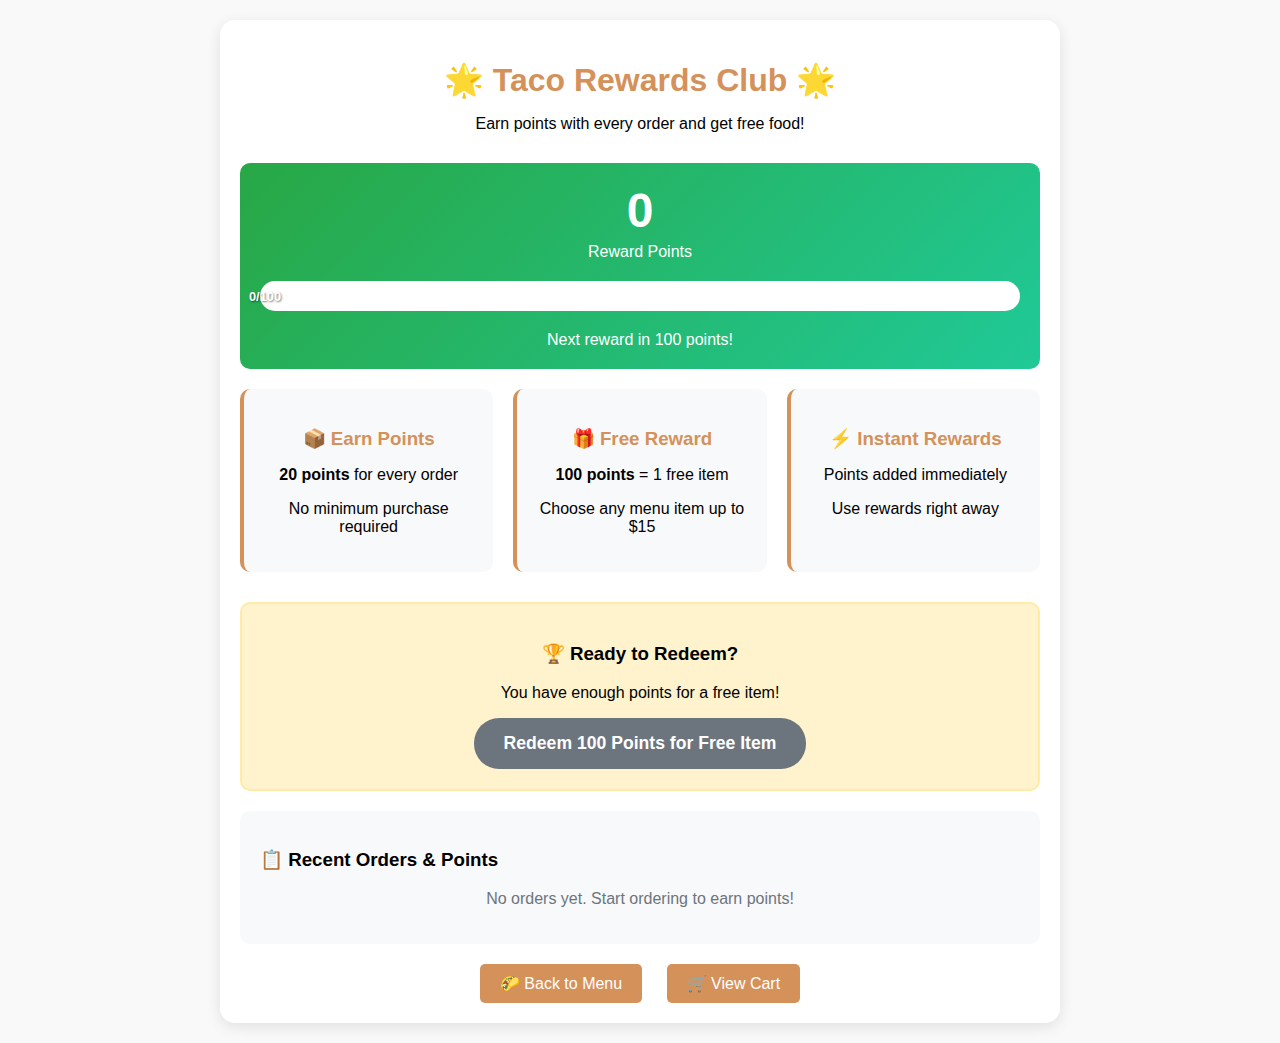
<file: rewards.html>
<!DOCTYPE html>
<!--germaines code-->
<html lang="en">
<head>
    <meta charset="UTF-8">
    <meta name="viewport" content="width=device-width, initial-scale=1.0">
    <title>Rewards - Mexican Lexican</title>
    <link rel="stylesheet" href="menu.css">
    <link rel="stylesheet" href="rewards.css">
</head>
<body>
    <div class="falling-tacos">
        <div class="taco"></div>
        <div class="taco"></div>
        <div class="taco"></div>
        <div class="taco"></div>
        <div class="taco"></div>
        <div class="taco"></div>
        <div class="taco"></div>
        <div class="taco"></div>
        <div class="taco"></div>
    </div>

    <div class="rewards-container">
        <div class="rewards-header">
            <h1>🌟 Taco Rewards Club 🌟</h1>
            <p>Earn points with every order and get free food!</p>
        </div>

        <div class="points-display">
            <div class="current-points" id="currentPoints">0</div>
            <div>Reward Points</div>
            <div class="progress-container">
                <div class="progress-bar" id="progressBar" style="width: 0%;">
                    <div class="progress-text" id="progressText">0/100</div>
                </div>
            </div>
            <div>Next reward in <span id="pointsNeeded">100</span> points!</div>
        </div>

        <div class="rewards-info">
            <div class="info-card">
                <h3>📦 Earn Points</h3>
                <p><strong>20 points</strong> for every order</p>
                <p>No minimum purchase required</p>
            </div>
            <div class="info-card">
                <h3>🎁 Free Reward</h3>
                <p><strong>100 points</strong> = 1 free item</p>
                <p>Choose any menu item up to $15</p>
            </div>
            <div class="info-card">
                <h3>⚡ Instant Rewards</h3>
                <p>Points added immediately</p>
                <p>Use rewards right away</p>
            </div>
        </div>

        <div class="redeem-section">
            <h3>🏆 Ready to Redeem?</h3>
            <p>You have enough points for a free item!</p>
            <button class="redeem-btn" id="redeemBtn" onclick="redeemReward()" disabled>
                Redeem 100 Points for Free Item
            </button>
        </div>

        <div class="order-history">
            <h3>📋 Recent Orders & Points</h3>
            <div id="orderHistory">
                <p style="text-align: center; color: #6c757d;">No orders yet. Start ordering to earn points!</p>
            </div>
        </div>

        <div class="nav-links">
            <a href="menu.html">🌮 Back to Menu</a>
            <a href="cart.html">🛒 View Cart</a>
        </div>
    </div>

    <script src="rewards.js"></script>
</body>
</html>
<!-- germanine's code ^-->
</file>
<file: main.css>
/* corinne's code */

    
    .menu-nav {
    display: flex;
    justify-content: center;
    gap: 15px;
    margin-bottom: 30px;
}

.menu-nav button {
    background-color: #388e3c;
    color: #fff;
    border: none;
    padding: 10px 20px;
    font-size: 1rem;
    border-radius: 5px;
    cursor: pointer;
    transition: background-color 0.2s;
}

.menu-nav button:hover {
    background-color: #2e7030;
}

.site-header {
    padding: 0;
    width: 100%;
    background-color: #f1e8d9;
    display: flex;
    align-items: center;
    justify-content: space-between;
    padding: 12px 25px;
    box-sizing: border-box;
    border-bottom: 2px solid #d9cbb6;
    position: sticky;
    top: 0;
    z-index: 999;
}

.header-left img.site-logo {
    height: 100px;
    width: auto;
    object-fit: contain;
}

.header-center .site-title {
    margin: 0;
    font-size: 1.8rem;
    font-weight: 700;
    color: #5a4632;
    text-align: center;
    white-space: nowrap;
    padding-left: 100px;
}

.header-right {
    display: flex;
    justify-content: flex-end;
}


.header-icon {
    font-size: 1.6rem;
    text-decoration: none;
    color: #5a4632;
    transition: transform 0.2s ease, color 0.2s ease;
}

.header-icon:hover {
    transform: scale(1.15);
    color: #8b6f54;
}


@media (max-width: 600px) {
    .header-center .site-title {
        font-size: 1.3rem;
    }

    .header-icon {
        font-size: 1.4rem;
    }

    .header-left img.site-logo {
        height: 40px;
    }
}

.menu-nav {
    margin-top: 40px;  
}

.order-banner {
    width: 100%;
    background-color: #f1e8d9; 
    padding: 40px 0;
    display: flex;
    justify-content: center;
    box-sizing: border-box;
    margin-top: 20px;
}

.order-banner-content {
    background-color: #ffffff;
    padding: 35px 50px;
    border-radius: 18px;
    
    display: flex;
    align-items: center;
    justify-content: space-between; 
    flex-wrap: nowrap; 

    gap: 35px;
    box-shadow: 0 4px 12px rgba(0, 0, 0, 0.12);

    max-width: 900px; 
    width: 100%;      

    box-sizing: border-box;
}


.order-banner-content h1{
    white-space: nowrap;
}

.order-btn {
    background-color: #5a4632;
    color: white;
    border: none;
    padding: 18px 45px;
    font-size: 1.5rem;
    font-weight: 700;
    border-radius: 12px;
    cursor: pointer;
    transition: transform 0.2s ease, background-color 0.2s ease;
}

.order-btn:hover {
    transform: scale(1.05);
    background-color: #7a6148;
}

.order-separator {
    font-size: 1.4rem;
    font-weight: 700;
    color: #5a4632;
    user-select: none;
}

@media (max-width: 600px) {
    .order-banner-content {
        flex-direction: column;
        gap: 15px;
        padding: 25px 30px;
    }

    .order-btn {
    background-color: #5a4632;
    color: white;
    border: none;
    padding: 14px 32px;     
    font-size: 1.3rem;      
    font-weight: 700;
    border-radius: 10px;    
    cursor: pointer;
    transition: transform 0.2s ease, background-color 0.2s ease;
    white-space: nowrap;    
}


    .order-separator {
        font-size: 1.2rem;
    }
}

.weekly-deal {
    width: 100%;
    height: 350px;
    background-image: url("imgs/taco deals.png"); 
    background-size: cover;
    background-position: center;
    position: relative;
    border-radius: 12px;
    overflow: hidden;
    margin-top: 30px;
}

.deal-overlay {
    position: absolute;
    bottom: 20px;
    left: 20px;
    background-color: rgba(255, 255, 255, 0.88);
    padding: 20px 30px;
    border-radius: 14px;
    max-width: 330px;
    box-shadow: 0 4px 14px rgba(0,0,0,0.25);
}

.deal-overlay h2 {
    margin: 0;
    font-size: 1.4rem;
    text-transform: uppercase;
    color: #5a4632;
    font-weight: 800;
}

.deal-overlay p {
    margin: 5px 0 15px 0;
    font-size: 1.6rem;
    font-weight: 900;
    color: #5a4632;
}

.deal-btn {
    width: 100%;
    background-color: #5a4632;
    color: white;
    padding: 12px 0;
    border: none;
    border-radius: 10px;
    font-size: 1.1rem;
    font-weight: 700;
    cursor: pointer;
    transition: transform 0.2s ease, background-color 0.2s ease;
}

.deal-btn:hover {
    transform: scale(1.03);
    background-color: #7a6148;
}

.weekly-deal {
    width: 100%;
    height: 350px;
    background-image: url("imgs/taco\ deals.png"); 
    background-size: cover;
    background-position: center;
    position: relative;
    border-radius: 12px;
    overflow: hidden;
    margin-top: 30px;
}

.site-header {
    width: 100%;
    background-color: #f1e8d9;
    display: flex;
    align-items: center;
    justify-content: space-between;
    padding: 12px 25px;
    border-bottom: 2px solid #d9cbb6;
    position: sticky;
    top: 0;
    z-index: 999;
}


.header-left {
    width: 33%;
    display: flex;
    gap: 18px;
}


.header-center {
    width: 33%;
    display: flex;
    justify-content: center;
}

.header-right {
    width: 33%;
}

.site-logo {
    height: 100px;
    width: auto;
    object-fit: contain;
}

.header-icon {
    font-size: 1.6rem;
    text-decoration: none;
    color: #5a4632;
    transition: transform 0.2s ease, color 0.2s ease;
}

.header-icon:hover {
    transform: scale(1.15);
    color: #8b6f54;
}

.delivery-overlay {
    position: fixed;
    top: 0;
    left: 0;
    width: 100%;
    height: 100%;
    background: rgba(0,0,0,0.55);
    display: none;
    overflow-y: auto;
justify-content: center;
    z-index: 10000;
    animation: fadeIn 0.3s ease;
    padding: 40px 0;
}

.delivery-modal {
    background: #fff;
    padding: 35px 40px;
    width: 100%;
    height: 115%;
    max-width: 550px;
    border-radius: 14px;
    box-shadow: 0 4px 18px rgba(0,0,0,0.25);
    position: relative;
    animation: slideUp 0.3s ease;
}

@keyframes fadeIn {
    from { opacity: 0; }
    to { opacity: 1; }
}
@keyframes slideUp {
    from { transform: translateY(40px); opacity: 0; }
    to { transform: translateY(0); opacity: 1; }
}

.close-delivery {
    position: absolute;
    top: 12px;
    right: 12px;
    background: none;
    border: none;
    font-size: 2rem;
    cursor: pointer;
    color: #5a4632;
}

.delivery-form {
    display: flex;
    flex-direction: column;
    gap: 15px;
    margin-top: 20px;
}

.delivery-form input,
.delivery-form textarea {
    padding: 12px;
    border: 2px solid #d9cbb6;
    border-radius: 8px;
    font-size: 1rem;
}

.delivery-submit {
    margin-top: 15px;
    padding: 14px 0;
    background-color: #5a4632;
    color: white;
    border: none;
    border-radius: 10px;
    font-weight: 700;
    font-size: 1.1rem;
    cursor: pointer;
    transition: 0.2s ease;
}

.delivery-submit:hover {
    background-color: #7a6148;
    transform: scale(1.03);
}

.pickup-btn {
    white-space: nowrap;
}

.cart-overlay {
    position: fixed;
    top: 0;
    left: 0;
    width: 100%;
    height: 100%;
    background: rgba(0,0,0,0.55);
    display: none;
    justify-content: center;
    overflow-y: auto;
    z-index: 10000;
    padding: 40px 0;
}

.cart-modal {
    background: #fff;
    padding: 35px 40px;
    width: 100%;
    max-width: 550px;
    border-radius: 14px;
    box-shadow: 0 4px 18px rgba(0,0,0,0.25);
    position: relative;
}

.close-cart {
    position: absolute;
    top: 12px;
    right: 12px;
    background: none;
    border: none;
    font-size: 2rem;
    cursor: pointer;
    color: #5a4632;
}

.cart-items {
    margin-top: 20px;
}

.cart-summary {
    margin-top: 25px;
}

.summary-line {
    display: flex;
    justify-content: space-between;
    margin-bottom: 8px;
}

.total {
    font-weight: 800;
    font-size: 1.2rem;
}

.checkout-btn {
    margin-top: 20px;
    width: 100%;
    padding: 14px 0;
    background-color: #5a4632;
    color: white;
    border: none;
    border-radius: 10px;
    font-size: 1.1rem;
    font-weight: 700;
    cursor: pointer;
    transition: 0.2s ease;
}

.checkout-btn:hover {
    background-color: #7a6148;
    transform: scale(1.03);
}

/* SIGN-IN MODAL */
.signin-overlay {
    position: fixed;
    top: 0;
    left: 0;
    width: 100%;
    height: 100%;
    background: rgba(0,0,0,0.55);
    display: none;
    justify-content: center;
    align-items: center;
    z-index: 10000;
    padding: 40px 0;
}

.signin-modal {
    background: #fff;
    padding: 35px 40px;
    width: 100%;
    max-width: 480px;
    border-radius: 14px;
    box-shadow: 0 4px 18px rgba(0,0,0,0.25);
    position: relative;
    text-align: center;
    animation: slideUp 0.3s ease;
}

.close-signin {
    position: absolute;
    top: 12px;
    right: 12px;
    background: none;
    border: none;
    font-size: 2rem;
    cursor: pointer;
    color: #5a4632;
}

.signin-logo {
    width: 90px;
    height: auto;
    margin-bottom: 10px;
}

.signin-modal h2 {
    font-size: 1.4rem;
    color: #5a4632;
    margin-bottom: 12px;
}

.signin-switch {
    font-size: 1rem;
    margin-bottom: 22px;
    color: #5a4632;
}

.signin-switch span {
    font-weight: bold;
}

.signin-input {
    width: 100%;
    padding: 12px;
    border: 2px solid #d9cbb6;
    border-radius: 8px;
    font-size: 1rem;
    margin-bottom: 18px;
}

.signin-continue {
    width: 100%;
    padding: 14px 0;
    background-color: #5a4632;
    color: white;
    border: none;
    border-radius: 10px;
    font-size: 1.1rem;
    font-weight: 700;
    cursor: pointer;
    margin-bottom: 20px;
}

.signin-continue:hover {
    background-color: #7a6148;
    transform: scale(1.03);
}

.signin-divider {
    display: flex;
    align-items: center;
    gap: 10px;
    margin-bottom: 20px;
}

.signin-divider hr {
    flex: 1;
    border: none;
    height: 1px;
    background: #d9cbb6;
}

.signin-divider span {
    font-weight: bold;
    color: #5a4632;
}

.signin-create {
    width: 100%;
    padding: 14px 0;
    background-color: #8b6f54;
    color: white;
    border: none;
    border-radius: 10px;
    font-size: 1.1rem;
    font-weight: 700;
    cursor: pointer;
}

.signin-create:hover {
    background-color: #a38468;
    transform: scale(1.03);
}
.faculty-link {
    margin-top: 20px;
    text-align: center;
    color: #5a4632;
    font-size: 0.95rem;
    cursor: pointer;
    text-decoration: underline;
}
.faculty-link:hover {
    color: #8b6f54;
}

input {
  display: block;
  width: 250px;
  margin-bottom: 15px; 
  margin: 0 auto 15px;
  padding: 10px;
  box-sizing: border-box;
  display: block;
}

.user-profile {
  display: flex;
  align-items: center;
  gap: 12px;
}

.profile-circle {
  width: 42px;
  height: 42px;
  border-radius: 50%;
  object-fit: cover;
  border: 2px solid #5a4632;
}

.signout-btn {
  background: #5a4632;
  color: white;
  border: none;
  padding: 6px 14px;
  font-size: 0.9rem;
  border-radius: 8px;
  cursor: pointer;
}

.signout-btn:hover {
  background-color: #7a6148;
}

#signinOverlay {
  display: none;
  position: fixed;
  inset: 0;
  background: rgba(0,0,0,0.6);
  justify-content: center;
  align-items: center;      
  padding: 20px;            
  overflow-y: auto;         
}

.user-profile .profile-circle {
    width: 50px;   
    height: 50px;  
}

.header-right {
    display: flex;
    align-items: center;
    justify-content: flex-end;
    gap: 20px; 
}

.signout-btn {
    padding: 8px 16px; 
    font-size: 1rem;   
}

/* corinne's code */
</file>
<file: base.css>
/* chris and corinnes code */
* {
    margin: 0;
    padding: 0;
    box-sizing: border-box;
}

body {
    font-family: 'Arial', sans-serif;
    line-height: 1.6;
    color: #333;
    background-color: white;
    min-height: 100vh;
}

.navbar {
    display: flex;
    justify-content: space-between;
    padding: 10px 20px;
    background: #28a745;
}

.nav-left h2 {
    color: white;
    font-size: 24px;
    margin: 0;
}

.nav-right {
    display: flex;
    gap: 15px;
}

.nav-right a {
    text-decoration: none;
    color: white;
    background-color: #28a745;
    padding: 10px 16px;
    border-radius: 5px;
    font-weight: bold;
    margin-left: 10px;
    border: 2px solid white;
}

.nav-right a:hover {
    background-color: #218838;
}

.login-btn, .home-btn {
    background: #fff;
    color: #28a745;
    padding: 10px 20px;
    text-decoration: none;
    border-radius: 25px;
    font-weight: bold;
    transition: all 0.3s ease;
    border: 2px solid transparent;
}

.login-btn:hover, .home-btn:hover {
    background: transparent;
    color: white;
    border-color: white;
}

.login-container {
    text-align: center;
    max-width: 800px;
    margin: 50px auto;
    padding: 20px;
    background: rgba(255, 255, 255, 0.95);
    border-radius: 15px;
    box-shadow: 0 15px 35px rgba(0, 0, 0, 0.1);
    backdrop-filter: blur(10px);
}

.login-container h1 {
    color: #28a745;
    margin-bottom: 30px;
    font-size: 2.5em;
    text-shadow: 2px 2px 4px rgba(0,0,0,0.1);
}

.welcome-form {
    max-width: 500px;
    margin: 0 auto;
    background: #f8f9fa;
    padding: 30px;
    border-radius: 10px;
    border: 2px solid #28a745;
}

.welcome-form h2 {
    color: #28a745;
    margin-bottom: 20px;
}

.form-group {
    margin-bottom: 20px;
    text-align: left;
}

.form-group label {
    display: block;
    margin-bottom: 8px;
    font-weight: bold;
    color: #333;
}

.form-group input {
    width: 100%;
    padding: 12px;
    border: 2px solid #ddd;
    border-radius: 5px;
    font-size: 16px;
    transition: border-color 0.3s;
}

.form-group input:focus {
    outline: none;
    border-color: #28a745;
}

.btn-primary {
    background: #28a745;
    color: white;
    padding: 12px 30px;
    border: none;
    border-radius: 25px;
    font-size: 16px;
    font-weight: bold;
    cursor: pointer;
    transition: background 0.3s ease;
    text-decoration: none;
    display: inline-block;
}

.btn-primary:hover {
    background: #218838;
    transform: translateY(-2px);
}

.text-center {
    text-align: center;
}

.mb-20 {
    margin-bottom: 20px;
}

.mt-30 {
    margin-top: 30px;
}

.checkout-button {
    position: fixed;
    bottom: 20px;
    right: 20px;
    background: #28a745;
    color: white;
    padding: 15px 25px;
    border: none;
    border-radius: 50px;
    font-size: 16px;
    font-weight: bold;
    cursor: pointer;
    box-shadow: 0 4px 12px rgba(40, 167, 69, 0.3);
    z-index: 1000;
    transition: all 0.3s ease;
    text-decoration: none;
    display: flex;
    align-items: center;
    gap: 8px;
}

.checkout-button:hover {
    background: #218838;
    transform: translateY(-2px);
    box-shadow: 0 6px 20px rgba(40, 167, 69, 0.4);
}

.checkout-button:active {
    transform: translateY(0);
}
/* chris and corinnes code */
</file>
<file: cart.css>
/* corinnes code  */

.site-header {
    width: 100%;
    background-color: #f1e8d9;
    display: flex;
    align-items: center;
    justify-content: space-between;
    padding: 12px 25px;
    box-sizing: border-box;
    border-bottom: 2px solid #d9cbb6;
    position: sticky;
    top: 0;
    z-index: 999;
}

.header-left {
    width: 33%;
    display: flex;
    gap: 18px;
}

.header-center {
    width: 33%;
    display: flex;
    justify-content: center;
}

.header-right {
    width: 33%;
    display: flex; 
    align-items: center; 
    justify-content: flex-end; 
    gap: 20px; 
}

.header-left img.site-logo, .site-logo { 
    height: 100px;
    width: auto;
    object-fit: contain;
}

.header-icon {
    font-size: 1.6rem;
    text-decoration: none;
    color: #5a4632;
    transition: transform 0.2s ease, color 0.2s ease;
}

.header-icon:hover {
    transform: scale(1.15);
    color: #8b6f54;
}

.user-profile {
    display: flex;
    align-items: center;
    gap: 12px;
}

.profile-circle {
    width: 50px; 
    height: 50px; 
    border-radius: 50%;
    object-fit: cover;
    border: 2px solid #5a4632;
}

.signout-btn {
    background: #5a4632;
    color: white;
    border: none;
    padding: 8px 16px;
    font-size: 1rem;
    border-radius: 8px;
    cursor: pointer;
}

.signout-btn:hover {
    background-color: #7a6148;
}


@media (max-width: 600px) {
    .header-center .site-title {
        font-size: 1.3rem;
    }

    .header-icon {
        font-size: 1.4rem;
    }

    .header-left img.site-logo, .site-logo {
        height: 40px;
    }
    
    .profile-circle {
        width: 40px; 
        height: 40px; 
    }
    
    .signout-btn {
        padding: 6px 12px;
        font-size: 0.9rem;
    }
}

body {
    font-family: -apple-system, BlinkMacSystemFont, "Segoe UI", Roboto, Helvetica, Arial, sans-serif;
    background-color: #f1e8d9;
    margin: 0;
    padding: 0;
}

.cart-content {
    display: flex;
    gap: 30px;
    margin-top: 30px;
    max-width: 1000px;
    margin-left: auto;
    margin-right: auto;
}

.cart-items {
    flex: 2;
    background: #ffffff;
    border: 2px solid #d9cbb6;
    border-radius: 12px;
    padding: 25px;
    box-shadow: 0 4px 12px rgba(0, 0, 0, 0.08);
}

.cart-items h3 {
    color: #5a4632;
    font-size: 1.4rem;
    margin-bottom: 15px;
}

.cart-item {
    display: flex;
    align-items: center;
    gap: 15px;
    background: #f1e8d9;
    padding: 15px;
    margin-bottom: 15px;
    border-radius: 10px;
    border: 1px solid #d9cbb6;
}

.cart-item-image {
    width: 80px;
    height: 80px;
    object-fit: cover;
    border-radius: 8px;
    border: 2px solid #d9cbb6;
}

.cart-item-details {
    flex: 1;
}

.cart-item-details h4 {
    margin: 0 0 5px 0;
    color: #5a4632;
    font-weight: 700;
}

.cart-item-details p {
    margin: 0;
    color: #666;
    font-size: 14px;
}

.remove-item-btn {
    background: #c05746;
    color: white;
    border: none;
    padding: 10px 18px;
    border-radius: 8px;
    cursor: pointer;
    font-size: 14px;
    font-weight: bold;
    transition: background-color 0.2s ease;
}

.remove-item-btn:hover {
    background: #a04736;
}

.cart-summary {
    flex: 1;
    background: #ffffff;
    border: 2px solid #d9cbb6;
    border-radius: 12px;
    padding: 25px;
    height: fit-content;
    box-shadow: 0 4px 12px rgba(0, 0, 0, 0.08);
}

.cart-summary h3 {
    color: #5a4632;
    font-size: 1.4rem;
    margin-bottom: 15px;
}

.summary-line {
    display: flex;
    justify-content: space-between;
    margin-bottom: 10px;
    padding: 5px 0;
    color: #5a4632;
}

.summary-line.total {
    border-top: 2px solid #d9cbb6;
    padding-top: 15px;
    margin-top: 15px;
    font-weight: bold;
    font-size: 1.2em;
    color: #5a4632;
}

.payment-btn {
    width: 100%;
    padding: 15px;
    background: #5a4632;
    color: white;
    border: none;
    border-radius: 10px;
    font-size: 18px;
    font-weight: bold;
    cursor: pointer;
    margin-top: 20px;
    transition: background-color 0.2s ease, transform 0.2s ease;
}

.payment-btn:hover {
    background: #7a6148;
    transform: scale(1.03);
}

.payment-btn:active {
    background: #218838;
}

#tip-amount {
    width: 80px;
    padding: 8px;
    border: 2px solid #d9cbb6;
    border-radius: 8px;
    font-size: 14px;
    text-align: right;
}

#tip-amount:focus {
    outline: none;
    border-color: #5a4632;
}

.modal {
    display: none;
    position: fixed;
    z-index: 1000;
    left: 0;
    top: 0;
    width: 100%;
    height: 100%;
    background-color: rgba(0,0,0,0.55);
}

.modal-content {
    background-color: white;
    margin: 5% auto;
    padding: 0;
    border-radius: 14px;
    width: 90%;
    max-width: 500px;
    box-shadow: 0 8px 32px rgba(0,0,0,0.25);
}

.modal-header {
    display: flex;
    justify-content: space-between;
    align-items: center;
    padding: 20px 25px;
    border-bottom: 2px solid #d9cbb6;
    background-color: #f1e8d9;
}

.modal-header h2 {
    margin: 0;
    color: #5a4632;
    font-size: 1.5rem;
}

.close {
    font-size: 28px;
    font-weight: bold;
    cursor: pointer;
    color: #8b6f54;
}

.close:hover {
    color: #5a4632;
}

.payment-options {
    padding: 20px;
}

.payment-option {
    display: flex;
    align-items: center;
    padding: 15px;
    margin-bottom: 10px;
    border: 2px solid #d9cbb6;
    border-radius: 10px;
    cursor: pointer;
    transition: all 0.3s;
    background: #f1e8d9;
}

.payment-option:hover {
    border-color: #5a4632;
    background-color: #ffffff;
    transform: translateY(-2px);
}

.payment-icon {
    font-size: 24px;
    margin-right: 15px;
    width: 40px;
    text-align: center;
}

.payment-info h4 {
    margin: 0 0 5px 0;
    color: #5a4632;
    font-weight: 700;
}

.payment-info p {
    margin: 0;
    color: #666;
    font-size: 14px;
}

.card-form {
    max-width: 100%;
}

.card-form h3 {
    margin: 0 0 20px 0;
    color: #28a745;
    text-align: center;
}

.form-group {
    margin-bottom: 15px;
}

.form-group label {
    display: block;
    margin-bottom: 5px;
    font-weight: bold;
    color: #333;
    font-size: 14px;
}

.form-group input {
    width: 100%;
    padding: 12px;
    border: 2px solid #d9cbb6;
    border-radius: 8px;
    font-size: 16px;
    box-sizing: border-box;
    transition: border-color 0.3s;
}

.form-group input:focus {
    outline: none;
    border-color: #5a4632;
}

.form-row {
    display: flex;
    gap: 15px;
}

.form-group.half {
    flex: 1;
}

.form-buttons {
    display: flex;
    gap: 15px;
    margin-top: 25px;
}

.back-btn {
    flex: 1;
    padding: 12px;
    background: #8b6f54;
    color: white;
    border: none;
    border-radius: 10px;
    font-size: 16px;
    cursor: pointer;
    font-weight: bold;
    transition: background-color 0.2s ease;
}

.back-btn:hover {
    background: #a38468;
}

.confirm-btn {
    flex: 2;
    padding: 12px;
    background: #5a4632;
    color: white;
    border: none;
    border-radius: 10px;
    font-size: 16px;
    font-weight: bold;
    cursor: pointer;
    transition: background-color 0.2s ease, transform 0.2s ease;
}

.confirm-btn:hover {
    background: #7a6148;
    transform: scale(1.03);
}

.receipt-content {
    background-color: white;
    margin: 2% auto;
    padding: 0;
    border-radius: 14px;
    width: 90%;
    max-width: 600px;
    box-shadow: 0 8px 32px rgba(0,0,0,0.25);
    max-height: 90vh;
    overflow-y: auto;
}

.receipt-header {
    display: flex;
    justify-content: space-between;
    align-items: center;
    padding: 20px 25px;
    border-bottom: 2px solid #d9cbb6;
    background-color: #f1e8d9;
}

.receipt-title h1 {
    margin: 0 0 5px 0;
    color: #5a4632;
    font-size: 28px;
    font-weight: bold;
    letter-spacing: 1px;
    text-shadow: 1px 1px 2px rgba(0,0,0,0.1);
}

.receipt-title h2 {
    margin: 0;
    color: #8b6f54;
    font-size: 18px;
    font-weight: normal;
}

.receipt-body {
    padding: 25px;
}

.restaurant-info {
    text-align: center;
    margin-bottom: 25px;
    padding-bottom: 15px;
    border-bottom: 1px dashed #ddd;
}

.restaurant-info h3 {
    margin: 0 0 5px 0;
    color: #5a4632;
    font-size: 24px;
}

.restaurant-info p {
    margin: 0;
    color: #8b6f54;
    font-style: italic;
}

.receipt-section {
    margin-bottom: 20px;
    padding-bottom: 15px;
    border-bottom: 1px dashed #d9cbb6;
}

.receipt-section h4 {
    margin: 0 0 10px 0;
    color: #5a4632;
    font-size: 16px;
}

.receipt-section p {
    margin: 5px 0;
    color: #333;
}

.receipt-items {
    margin: 10px 0;
}

.receipt-item {
    display: flex;
    justify-content: space-between;
    padding: 8px 0;
    border-bottom: 1px dotted #ddd;
}

.receipt-totals {
    margin-top: 15px;
}

.total-line {
    display: flex;
    justify-content: space-between;
    padding: 5px 0;
    margin: 8px 0;
}

.total-line.final-total {
    border-top: 2px solid #d9cbb6;
    padding-top: 10px;
    margin-top: 15px;
    font-size: 18px;
    color: #5a4632;
}

.completion-time {
    background-color: #f1e8d9;
    padding: 15px;
    border-radius: 10px;
    border-left: 4px solid #5a4632;
}

.completion-time p {
    margin: 5px 0;
}

.receipt-footer {
    text-align: center;
    padding-top: 20px;
    border-top: 2px solid #d9cbb6;
    margin-top: 20px;
}

.receipt-footer p {
    margin: 5px 0;
    color: #666;
}

.print-btn {
    background: #5a4632;
    color: white;
    border: none;
    padding: 12px 20px;
    border-radius: 10px;
    cursor: pointer;
    font-size: 16px;
    margin-top: 15px;
    font-weight: bold;
    transition: background-color 0.2s ease, transform 0.2s ease;
}

.print-btn:hover {
    background: #7a6148;
    transform: scale(1.03);
}

/* corinnes code  */
</file>
<file: login.css>
/* chris  code */
.login-boxes {
    display: flex;
    gap: 30px;
    justify-content: center;
    margin-top: 30px;
}
.login-box, .signup-box {
    flex: 1;
    max-width: 350px;
    background: #f8f9fa;
    border: 2px solid #28a745;
    border-radius: 10px;
    padding: 35px 25px;
    box-shadow: 0 4px 8px rgba(0,0,0,0.1);
    min-height: 350px;
}

.login-box div, .signup-box div {
    margin-bottom: 20px;
    text-align: left;
}

.login-box label, .signup-box label {
    display: block;
    margin-bottom: 8px;
    font-weight: bold;
    color: #333;
    font-size: 14px;
}

.login-box input, .signup-box input {
    width: 100%;
    padding: 12px;
    border: 1px solid #ccc;
    border-radius: 5px;
    font-size: 14px;
    box-sizing: border-box;
}

.login-box button, .signup-box button {
    width: 100%;
    padding: 12px;
    background: #28a745;
    color: white;
    border: none;
    border-radius: 5px;
    font-size: 16px;
    cursor: pointer;
    margin-top: 15px;
}

.login-box button:hover, .signup-box button:hover {
    background: #218838;
}
/* chris code ^ */
</file>
<file: manager.css>
/* Chris code */
body {
    font-family: -apple-system, BlinkMacSystemFont, "Segoe UI", Roboto, Helvetica, Arial, sans-serif;
    background-color: #f1e8d9;
    margin: 0;
    padding: 0;
}

.manager-container {
    max-width: 1200px;
    margin: 20px auto;
    padding: 20px;
}

.manager-container h1 {
    text-align: center;
    color: #5a4632;
    margin-bottom: 30px;
    font-size: 2.2rem;
    font-weight: 700;
}

.menu-management {
    background: #ffffff;
    border: 2px solid #d9cbb6;
    border-radius: 12px;
    padding: 25px;
    margin-bottom: 30px;
    box-shadow: 0 4px 12px rgba(0, 0, 0, 0.08);
}

.menu-management h2 {
    color: #5a4632;
    margin-bottom: 20px;
    text-align: center;
    font-size: 1.5rem;
}

.add-item-form {
    background: #f1e8d9;
    padding: 20px;
    border-radius: 10px;
    box-shadow: 0 2px 5px rgba(0,0,0,0.05);
}

.form-group {
    margin-bottom: 15px;
}

.form-group label {
    display: block;
    margin-bottom: 5px;
    color: #5a4632;
    font-weight: bold;
}

.form-group input,
.form-group select {
    width: 100%;
    padding: 12px;
    border: 2px solid #d9cbb6;
    border-radius: 8px;
    font-size: 1em;
    box-sizing: border-box;
    background: white;
}

.form-group input:focus,
.form-group select:focus {
    outline: none;
    border-color: #5a4632;
}

.add-btn,
.save-btn {
    background: #5a4632;
    color: white;
    border: none;
    padding: 14px 30px;
    border-radius: 10px;
    cursor: pointer;
    font-size: 1.1rem;
    font-weight: 700;
    width: 100%;
    margin-top: 10px;
    transition: background-color 0.2s ease, transform 0.2s ease;
}

.add-btn:hover,
.save-btn:hover {
    background: #7a6148;
    transform: scale(1.03);
}

.menu-items-list {
    background: #f1e8d9;
    border-radius: 10px;
    overflow: hidden;
}

.menu-item-row {
    display: flex;
    align-items: center;
    padding: 15px;
    border-bottom: 1px solid #d9cbb6;
    gap: 15px;
    background: white;
    margin-bottom: 10px;
    border-radius: 8px;
}

.menu-item-row:last-child {
    border-bottom: none;
}

.item-image-thumb {
    flex-shrink: 0;
    width: 80px;
    height: 80px;
    border-radius: 8px;
    overflow: hidden;
    border: 2px solid #d9cbb6;
}

.item-image-thumb img {
    width: 100%;
    height: 100%;
    object-fit: cover;
}

.item-details {
    flex-grow: 1;
}

.item-details h4 {
    margin: 0 0 8px 0;
    color: #5a4632;
    font-size: 1.2em;
    font-weight: 700;
}

.item-details p {
    margin: 3px 0;
    color: #666;
    font-size: 0.9em;
}

.image-path {
    color: #999;
    font-size: 0.8em;
    font-style: italic;
}

.item-actions {
    display: flex;
    gap: 10px;
    flex-shrink: 0;
}

.edit-btn {
    background: #8b6f54;
    color: white;
    border: none;
    padding: 10px 18px;
    border-radius: 8px;
    cursor: pointer;
    font-size: 0.9em;
    font-weight: bold;
    transition: background-color 0.2s ease;
}

.edit-btn:hover {
    background: #a38468;
}

.delete-btn {
    background: #c05746;
    color: white;
    border: none;
    padding: 10px 18px;
    border-radius: 8px;
    cursor: pointer;
    font-size: 0.9em;
    font-weight: bold;
    transition: background-color 0.2s ease;
}

.delete-btn:hover {
    background: #a04736;
}

/* Modal Styles */
.modal {
    display: none;
    position: fixed;
    z-index: 1000;
    left: 0;
    top: 0;
    width: 100%;
    height: 100%;
    overflow: auto;
    background-color: rgba(0,0,0,0.55);
}

.modal-content {
    background-color: #ffffff;
    margin: 5% auto;
    padding: 30px;
    border: 2px solid #d9cbb6;
    border-radius: 14px;
    width: 90%;
    max-width: 600px;
    box-shadow: 0 4px 20px rgba(0,0,0,0.25);
}

.modal-content h2 {
    color: #5a4632;
    margin-bottom: 20px;
    font-size: 1.5rem;
}

.close {
    color: #8b6f54;
    float: right;
    font-size: 28px;
    font-weight: bold;
    cursor: pointer;
    line-height: 20px;
}

.close:hover,
.close:focus {
    color: #5a4632;
}

/* Responsive */
@media (max-width: 768px) {
    .menu-item-row {
        flex-direction: column;
        align-items: flex-start;
    }
    
    .item-actions {
        width: 100%;
        justify-content: flex-end;
    }
    
    .modal-content {
        margin: 10% auto;
        width: 95%;
        padding: 20px;
    }
}
/* chris  code ^ */
</file>
<file: menu.css>
/* corinnes code */ 
body {
    font-family: -apple-system, BlinkMacSystemFont, "Segoe UI", Roboto, Helvetica, Arial, sans-serif;
    background-color: #f9f9f9;
    margin: 0;
    padding: 0;
}


.site-header {
    width: 100%;
    background-color: #f1e8d9;
    display: flex;
    align-items: center;
    justify-content: space-between;
    padding: 12px 25px;
    box-sizing: border-box;
    border-bottom: 2px solid #d9cbb6;
    position: sticky;
    top: 0;
    z-index: 999;
}

.header-left {
    width: 33%;
    display: flex;
    gap: 18px;
}

.header-center {
    width: 33%;
    display: flex;
    justify-content: center;
}

.header-right {
    width: 33%;
    display: flex; 
    align-items: center; 
    justify-content: flex-end; 
    gap: 20px; 
}

.header-left img.site-logo, .site-logo { 
    height: 100px;
    width: auto;
    object-fit: contain;
}

.header-icon {
    font-size: 1.6rem;
    text-decoration: none;
    color: #5a4632;
    transition: transform 0.2s ease, color 0.2s ease;
}

.header-icon:hover {
    transform: scale(1.15);
    color: #8b6f54;
}

.user-profile {
    display: flex;
    align-items: center;
    gap: 12px;
}

.profile-circle {
    width: 50px; 
    height: 50px; 
    border-radius: 50%;
    object-fit: cover;
    border: 2px solid #5a4632;
}

.signout-btn {
    background: #5a4632;
    color: white;
    border: none;
    padding: 8px 16px;
    font-size: 1rem;
    border-radius: 8px;
    cursor: pointer;
}

.signout-btn:hover {
    background-color: #7a6148;
}


@media (max-width: 600px) {
    .header-center .site-title {
        font-size: 1.3rem;
    }

    .header-icon {
        font-size: 1.4rem;
    }

    .header-left img.site-logo, .site-logo {
        height: 40px;
    }
    
    .profile-circle {
        width: 40px; 
        height: 40px; 
    }
    
    .signout-btn {
        padding: 6px 12px;
        font-size: 0.9rem;
    }
}

.menu-section-title {
    font-size: 2.5rem;
    color: #333;
    text-align: center;
    margin-top: 40px;
    margin-bottom: 30px;
    border-bottom: 3px solid #f0f0f0;
    padding-bottom: 10px;
}

.menu-section {
    display: grid;
    grid-template-columns: repeat(auto-fit, minmax(240px, 1fr));
        gap: 25px;
}


.menu-item {
    background-color: #ffffff;
    border-radius: 8px;
    border: 1px solid #eee;
    box-shadow: 0 4px 10px rgba(0, 0, 0, 0.05);
        overflow: hidden; 
    text-align: center;
    transition: transform 0.2s ease, box-shadow 0.2s ease;
}

.menu-item:hover {
    transform: translateY(-5px);
    box-shadow: 0 8px 15px rgba(0, 0, 0, 0.1);
}


.menu-item img {
    width: 100%; 
    height: 180px; 
    object-fit: cover; 
}

.menu-item h3 {
    font-size: 1.3rem;
    color: #444;
    margin: 15px 10px 10px 10px;
}

.menu-item p {
    font-size: 0.9rem;
    color: #777;
    line-height: 1.5;
        padding: 0 20px 20px 20px;
        margin: 0;
}

.menu-item p {
    font-size: 0.95rem;
    color: #666;
    line-height: 1.5;
    padding: 0 20px 20px 20px; 
}

.quantity-controls {
    display: flex;
    justify-content: center; 
    align-items: center;     
    margin-bottom: 20px;     
    user-select: none;       
}

.quantity-btn {
    background-color: #f1f1f1;
    border: 1px solid #ddd;
    border-radius: 50%;      
    width: 32px;
    height: 32px;
    font-size: 1.5rem;       
    font-weight: bold;
    color: #555;
    cursor: pointer;
    transition: background-color 0.2s, transform 0.1s;
    display: flex;
    justify-content: center;
    align-items: center;
    line-height: 1;
    padding-bottom: 2px; 
}

.quantity-btn:hover {
    background-color: #e7e7e7;
}

.quantity-btn:active {
    transform: scale(0.95);
}

.minus-btn {
    color: #d32f2f; 
}

.plus-btn {
    color: #388e3c; 
}

.quantity {
    font-size: 1.3rem;
    font-weight: bold;
    color: #333;
    padding: 0 18px; 
    min-width: 25px; 
    text-align: center;
}


.quantity {
    font-size: 1.2rem;
    font-weight: bold;
    color: #333;
    
    width: 60px;
    
    text-align: center; 
    
    border: 1px solid #ddd;
    border-radius: 5px;
    
    margin: 0 8px; 

    -moz-appearance: textfield;
    appearance: textfield;
}

.quantity::-webkit-outer-spin-button,
.quantity::-webkit-inner-spin-button {
    -webkit-appearance: none;
    margin: 0;
}


.quantity-btn {
    display: flex;
    justify-content: center;
    align-items: center;
    line-height: 1; 
    }

    .menu-nav {
    display: flex;
    justify-content: center;
    gap: 15px;
    margin-bottom: 30px;
}

.menu-nav button {
    background-color: #388e3c;
    color: #fff;
    border: none;
    padding: 10px 20px;
    font-size: 1rem;
    border-radius: 5px;
    cursor: pointer;
    transition: background-color 0.2s;
}

.menu-nav button:hover {
    background-color: #2e7030;
}

.site-header {
    width: 100%;
    background-color: #f1e8d9;
    display: flex;
    align-items: center;
    justify-content: space-between;
    padding: 12px 25px;
    box-sizing: border-box;
    border-bottom: 2px solid #d9cbb6;
    position: sticky;
    top: 0;
    z-index: 999;
}

.header-left img.site-logo {
    height: 100px;
    width: auto;
    object-fit: contain;
}

.header-center .site-title {
    margin: 0;
    font-size: 1.8rem;
    font-weight: 700;
    color: #5a4632;
    text-align: center;
    white-space: nowrap;
    padding-left: 100px;
}

.header-right {
    display: flex;
    gap: 18px;
}

.header-icon {
    font-size: 1.6rem;
    text-decoration: none;
    color: #5a4632;
    transition: transform 0.2s ease, color 0.2s ease;
}

.header-icon:hover {
    transform: scale(1.15);
    color: #8b6f54;
}


@media (max-width: 600px) {
    .header-center .site-title {
        font-size: 1.3rem;
    }

    .header-icon {
        font-size: 1.4rem;
    }

    .header-left img.site-logo {
        height: 40px;
    }
}

.menu-nav {
    margin-top: 40px;  
}

.page-content {
    max-width: 1200px;
    margin: 0 auto;
    padding: 0 20px 40px 20px; 
}

.add-to-cart-btn {
    background-color: #28a745;
    color: white;
    border: none;
    padding: 10px 20px;
    font-size: 1rem;
    font-weight: bold;
    border-radius: 5px;
    cursor: pointer;
    margin-bottom: 15px;
    transition: background-color 0.2s, transform 0.1s;
    width: 80%;
    max-width: 200px;
}

.add-to-cart-btn:hover {
    background-color: #218838;
    transform: translateY(-2px);
}

.add-to-cart-btn:active {
    transform: translateY(0);
}

/* corinne's code ^ */
</file>
<file: rewards.css>
/*germanine's code */ 

.rewards-container {
    max-width: 800px;
    margin: 20px auto;
    padding: 20px;
    background: rgba(255, 255, 255, 0.95);
    border-radius: 15px;
    box-shadow: 0 4px 15px rgba(0,0,0,0.1);
}

.rewards-header {
    text-align: center;
    margin-bottom: 30px;
}

.rewards-header h1 {
    color: #d4915a;
    margin-bottom: 10px;
}

.points-display {
    background: linear-gradient(135deg, #28a745, #20c997);
    color: white;
    padding: 20px;
    border-radius: 10px;
    text-align: center;
    margin-bottom: 20px;
}

.current-points {
    font-size: 3rem;
    font-weight: bold;
    margin-bottom: 5px;
}

.progress-container {
    background: white;
    border-radius: 25px;
    padding: 5px;
    margin: 20px 0;
}

.progress-bar {
    background: linear-gradient(90deg, #ff6b35, #f7931e);
    height: 20px;
    border-radius: 20px;
    transition: width 0.3s ease;
    position: relative;
}

.progress-text {
    position: absolute;
    top: 50%;
    left: 50%;
    transform: translate(-50%, -50%);
    font-weight: bold;
    font-size: 0.8rem;
    color: white;
    text-shadow: 1px 1px 2px rgba(0,0,0,0.5);
}

.rewards-info {
    display: grid;
    grid-template-columns: repeat(auto-fit, minmax(250px, 1fr));
    gap: 20px;
    margin-bottom: 30px;
}

.info-card {
    background: #f8f9fa;
    padding: 20px;
    border-radius: 10px;
    text-align: center;
    border-left: 4px solid #d4915a;
}

.info-card h3 {
    color: #d4915a;
    margin-bottom: 10px;
}

.redeem-section {
    background: #fff3cd;
    border: 2px solid #ffeaa7;
    border-radius: 10px;
    padding: 20px;
    text-align: center;
    margin-bottom: 20px;
}

.redeem-btn {
    background: linear-gradient(135deg, #28a745, #20c997);
    color: white;
    padding: 15px 30px;
    border: none;
    border-radius: 25px;
    font-size: 1.1rem;
    font-weight: bold;
    cursor: pointer;
    transition: transform 0.2s;
}

.redeem-btn:hover {
    transform: translateY(-2px);
}

.redeem-btn:disabled {
    background: #6c757d;
    cursor: not-allowed;
    transform: none;
}

.nav-links {
    text-align: center;
    margin-top: 20px;
}

.nav-links a {
    display: inline-block;
    margin: 0 10px;
    padding: 10px 20px;
    background: #d4915a;
    color: white;
    text-decoration: none;
    border-radius: 5px;
    transition: background 0.2s;
}

.nav-links a:hover {
    background: #c4834a;
}

.order-history {
    background: #f8f9fa;
    padding: 20px;
    border-radius: 10px;
    margin-top: 20px;
}

.order-item {
    display: flex;
    justify-content: space-between;
    align-items: center;
    padding: 10px 0;
    border-bottom: 1px solid #dee2e6;
}

.order-item:last-child {
    border-bottom: none;
}

.points-earned {
    color: #28a745;
    font-weight: bold;
}

/* germanine's code ^ */
</file>
